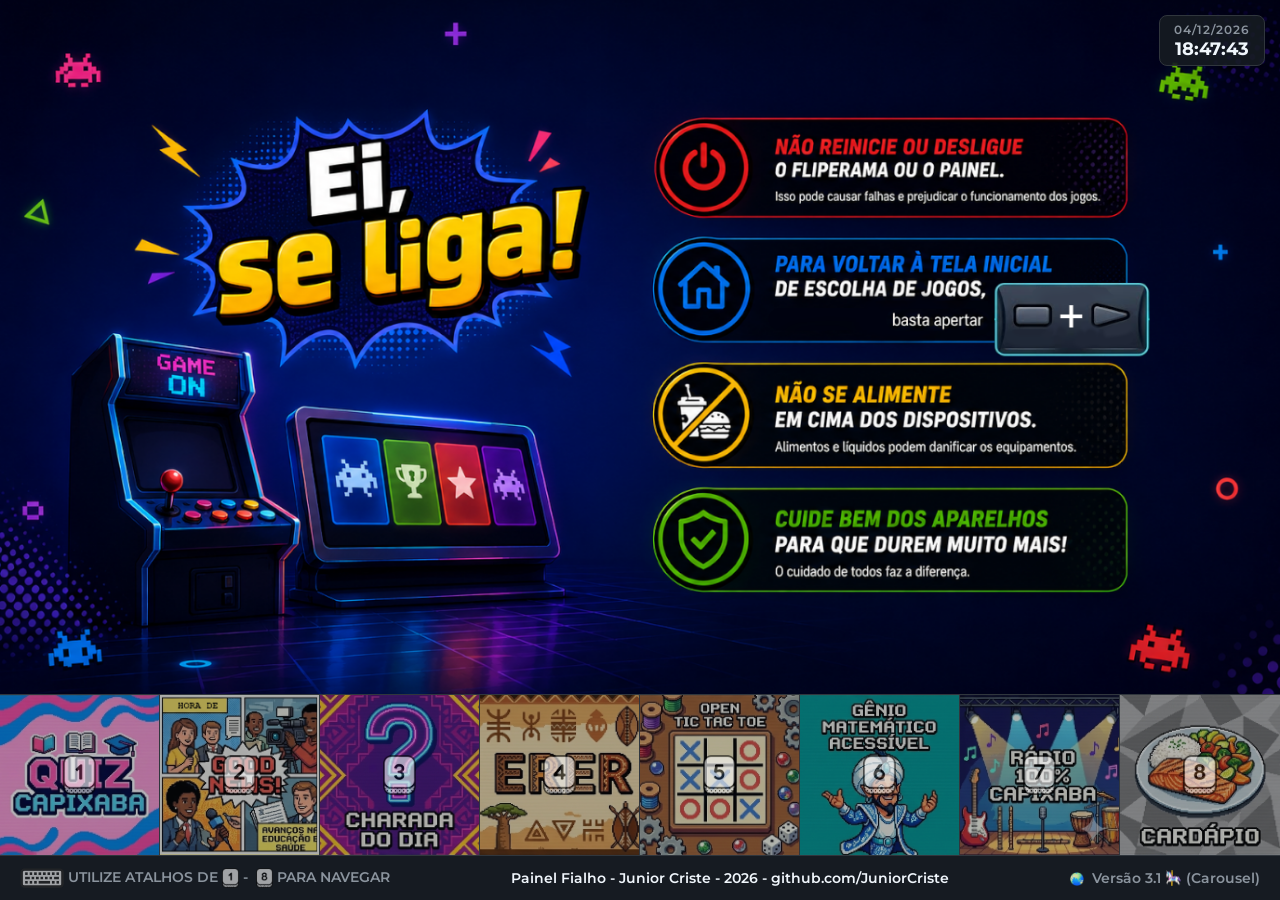
<file: index.htm>
<!DOCTYPE html>
<html lang="pt-br">
<head>
    <meta charset="UTF-8">
    <meta name="viewport" content="width=device-width, initial-scale=1.0">
    <title>Painel Fialho</title>
    <link rel="stylesheet" href="style.css">
    <link href="https://fonts.googleapis.com/css2?family=Montserrat:wght@400;600;700&display=swap" rel="stylesheet">
    <link rel="icon" type="image/x-icon" href="img/favicon.png">
</head>
<body>
    <div class="background-pattern"></div>

    <div class="main-wrapper">
        <main class="dashboard">
            <!-- TOPO: LOGO (TELAS PEQUENAS) + SLIDES (DESKTOP 100%) -->
            <div class="top-content"> 
                <div class="side-branding">
                    <img src="img/Painel Fialho.png" alt="Painel Fialho" class="side-logo" id="logo-sistema">
                </div>
                
                <section class="news-section">
                    <div id="slide-track" class="slide-track">
                    <!--    <div class="slide active">
                            <img src="img/slides/slide1.png" alt="Slide 1">
                        </div>
                        <div class="slide">
                            <img src="img/slides/slide2.png" alt="Slide 2">
                            <div class="slide-caption">ALUNOS COM 100% DE FREQUÊNCIA GANHAM DIA DE FILME E SE DIVERTEM COM "SCOOBY! O FILME" NO CINE BUSCA ATIVA!</div>
                        </div>
                        <div class="slide">
                            <img src="img/slides/slide3.png" alt="Slide 3">
                            <div class="slide-caption">ALUNOS COM 100% DE FREQUÊNCIA GANHAM DIA DE FILME E SE DIVERTEM COM "SCOOBY! O FILME" NO CINE BUSCA ATIVA!</div>
                        </div>
                        <div class="slide">
                            <img src="img/slides/slide4.png" alt="Slide 4">
                            <div class="slide-caption">Chá Literário: Ler, sonhar e compartilhar!</div>
                        </div> -->
                        <div class="slide">
                            <img src="img/slides/slide5.png" alt="Slide 5"> 

                        </div> 
                        <!--
                        <div class="slide">
                            <img src="img/slides/slide6.png" alt="Slide 6">
                            <div class="slide-caption">Aulas de Inglês sobre costumes alimentares ao redor do mundo 😋</div>
                        </div> -->
                        <div class="slide">
                            <img src="img/slides/slide7.png" alt="Slide 7">
                        </div>
                        
                    </div>
                </section>
            </div>

            <!-- GRID DE BOTÕES: 8 LADO A LADO -->
            <div class="grid-container">
                <a href="apps/quizcapixaba/play.html" class="app-button" data-key="1">
                    <img src="img/btn/quizcapixaba.png" alt="Quiz Capixaba">
                    <span class="key-badge"><img src="img/key/1.png" id="mini-icon" alt="1"></span>
                </a>
                <a href="apps/goodnews/play.html" class="app-button" data-key="2">
                    <img src="img/btn/goodnews.png" alt="Good News">
                    <span class="key-badge"><img src="img/key/2.png" id="mini-icon" alt="2"></span>
                </a>
                <a href="apps/charada/play.html" class="app-button" data-key="3">
                    <img src="img/btn/charadadodia.png" alt="Charada do Dia">
                    <span class="key-badge"><img src="img/key/3.png" id="mini-icon" alt="3"></span>
                </a>
                <a href="apps/erer/play.html" class="app-button" data-key="4">
                    <img src="img/btn/erer.png" alt="Quiz Proerer">
                    <span class="key-badge"><img src="img/key/4.png" id="mini-icon" alt="4"></span>
                </a>
                <a href="apps/opentictactoe/play.html" class="app-button" data-key="5">
                    <img src="img/btn/opentictactoe.png" alt="Jogo da Velha">
                    <span class="key-badge"><img src="img/key/5.png" id="mini-icon" alt="5"></span>                    
                </a>
                <a href="apps/geniomatematico/play-dua.html" class="app-button" data-key="6">
                    <img src="img/btn/geniomatematico.png" alt="Gênio Matemático">
                    <span class="key-badge"><img src="img/key/6.png" id="mini-icon" alt="6"></span>                    
                </a>
                <a href="apps/radio/play.html" class="app-button" data-key="7">
                    <img src="img/btn/radiocapixaba.png" alt="Rádio Capixaba">
                    <span class="key-badge"><img src="img/key/7.png" id="mini-icon" alt="7"></span>                    
                </a>
                <a href="apps/info/cardapiododia.html" class="app-button" data-key="8">
                    <img src="img/btn/cardapio.png" alt="Cardápio do Dia">
                    <span class="key-badge"><img src="img/key/8.png" id="mini-icon" alt="8"></span>
                </a>
            </div>
        </main>
    </div> 

    <!-- RELÓGIO -->
    <div id="relogio-container" class="glass-clock">
        <div id="txt-data">--/--/----</div>
        <div id="txt-relogio">00:00:00</div>
    </div>

    <!-- RODAPÉ -->
    <footer class="modern-footer">
        <div class="footer-left">
            <img src="img/key/teclado.png" id="mini-icon2" alt="Teclado"> UTILIZE ATALHOS DE&nbsp;<img src="img/key/1.png" id="mini-icon2" alt="1"> - &nbsp;<img src="img/key/8.png" id="mini-icon2" alt="8"> PARA NAVEGAR 
        </div>
        <div class="footer-center">Painel Fialho - Junior Criste - 2026 - github.com/JuniorCriste</div>
        <div class="footer-right">
            <img src="img/versao.gif" alt="Versão" style="height: 1em; vertical-align: middle;">
            &nbsp;Versão 3.1 🎠 (Carousel)
        </div>
    </footer>

    <script src="script.js"></script>
</body>
</html>
</file>
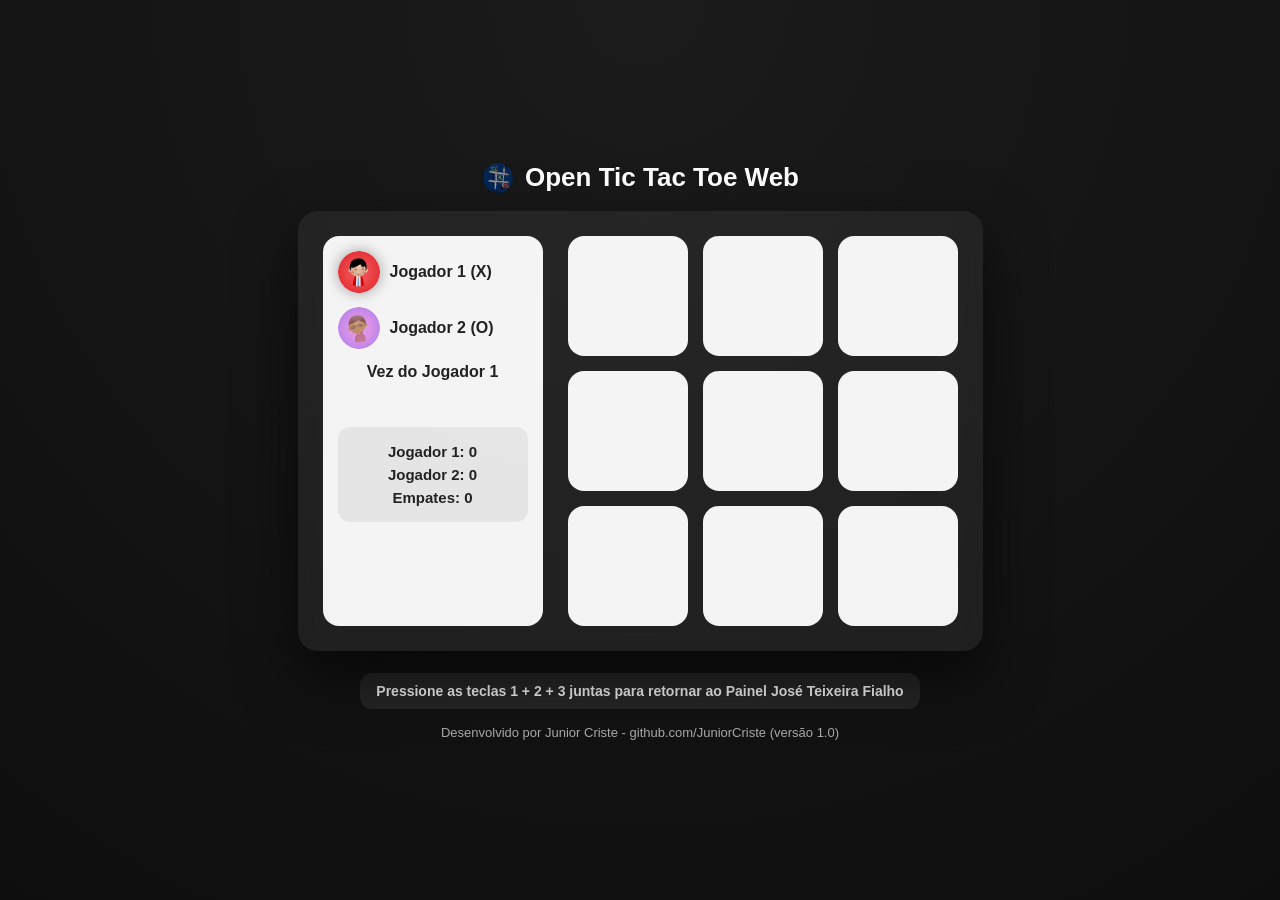
<file: apps/opentictactoe/index.html>
<!DOCTYPE html>
<html lang="pt-BR">
<head>
    <meta charset="UTF-8">
    <meta name="viewport" content="width=device-width, initial-scale=1.0">
    <title>Open Tic Tac Toe Web</title>
    <link rel="stylesheet" href="style.css">
</head>
<body>

    <div class="main">
        <header>
            <img src="assets/Imgs/icon_v2.png" alt="Logo">
            <h1>Open Tic Tac Toe Web</h1>
        </header>

        <div class="game-container">
            <div class="panel">
                <div class="player active" id="p1">
                    <img src="assets/Players/people1.png">
                    Jogador 1 (X)
                </div>

                <div class="player" id="p2">
                    <img src="assets/Players/people2.png">
                    Jogador 2 (O)
                </div>

                <div class="status" id="status">Vez do Jogador 1</div>
                
                <br/>
                
                <div class="scoreboard">
                    <p>Jogador 1: <span id="scoreX">0</span></p>
                    <p>Jogador 2: <span id="scoreO">0</span></p>
                    <p>Empates: <span id="scoreDraw">0</span></p>
                </div>
            </div>

            <div class="board">
                <div class="cell" data-index="6"></div>
                <div class="cell" data-index="7"></div>
                <div class="cell" data-index="8"></div>

                <div class="cell" data-index="3"></div>
                <div class="cell" data-index="4"></div>
                <div class="cell" data-index="5"></div>

                <div class="cell" data-index="0"></div>
                <div class="cell" data-index="1"></div>
                <div class="cell" data-index="2"></div>
            </div>
        </div>

        <div class="shortcut">
            Pressione as teclas <strong>1 + 2 + 3</strong> juntas para retornar ao
            <strong>Painel José Teixeira Fialho</strong>
        </div>

        <footer>
            Desenvolvido por Junior Criste - github.com/JuniorCriste (versão 1.0)
        </footer>
    </div>

    <div class="overlay" id="overlay">
        <div class="result-box" id="resultBox"></div>
    </div>

    <script src="script.js"></script>
</body>
</html>
</file>
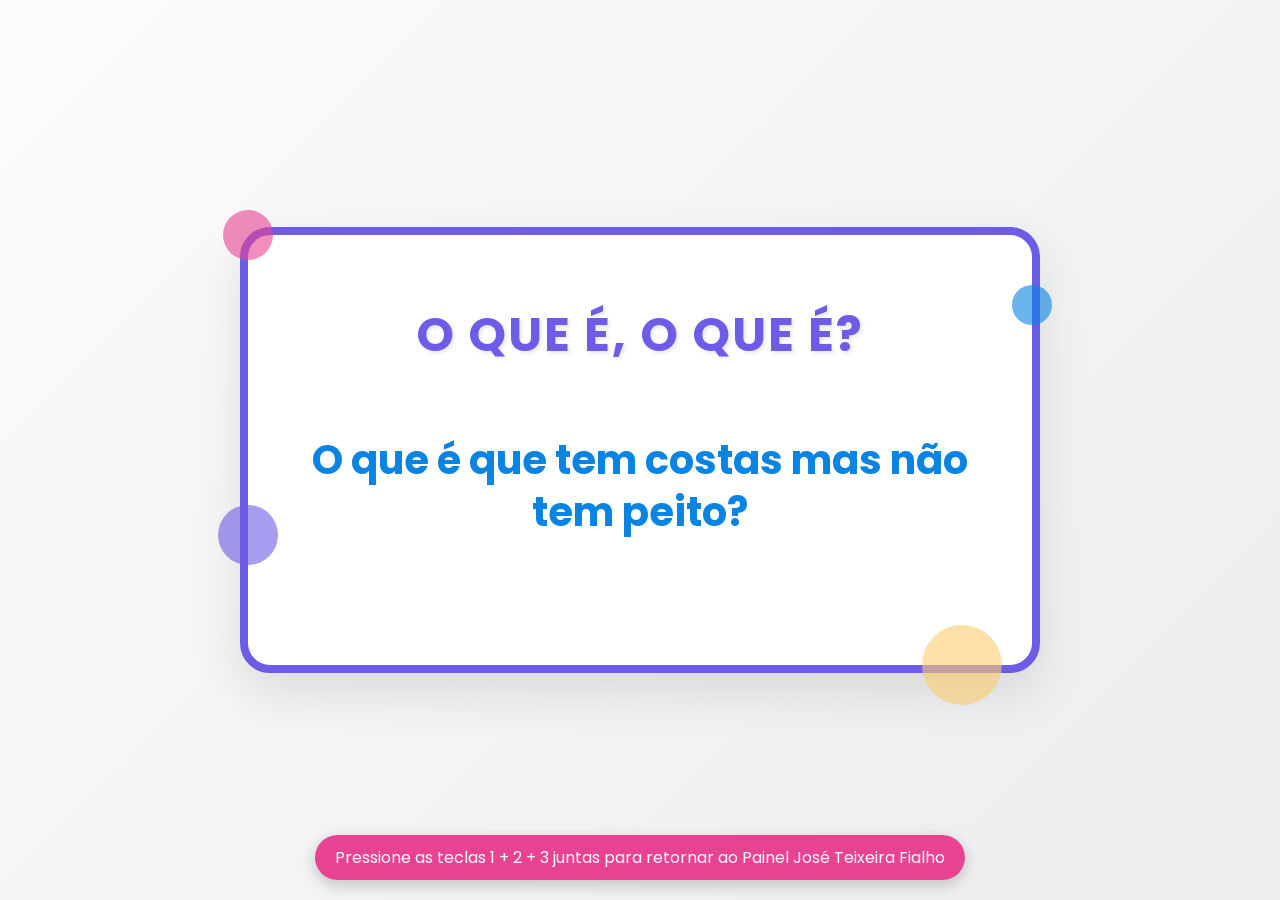
<file: apps/charada/play.html>
<!DOCTYPE html>
<html lang="pt-br">
<head>
    <meta charset="UTF-8">
    <meta name="viewport" content="width=device-width, initial-scale=1.0">
    <title>Desafio de Charadas Divertidas</title>
    <style>
        /* Paleta de Cores:
           Roxo Vibrante: #6c5ce7
           Azul Elétrico: #0984e3
           Amarelo Sol: #fdcb6e
           Rosa Choque: #e84393
           Branco Neve: #fab1a0 (como fundo mais suave para texto)
        */

        :root {
            --cor-fundo: #f0f2f5;
            --cor-cartao: #ffffff;
            --cor-roxo: #6c5ce7;
            --cor-azul: #0984e3;
            --cor-amarelo: #fdcb6e;
            --cor-rosa: #e84393;
            --cor-texto: #2d3436;
            --cor-resposta: #00b894; /* Um verde vibrante para contraste */
        }

        * {
            box-sizing: border-box;
            margin: 0;
            padding: 0;
        }

        body {
            font-family: 'Poppins', 'Segoe UI', Tahoma, Geneva, Verdana, sans-serif; /* Uma fonte mais moderna e amigável */
            background-color: var(--cor-fundo);
            display: flex;
            flex-direction: column;
            align-items: center;
            justify-content: center;
            min-height: 100vh;
            color: var(--cor-texto);
            text-align: center;
            /* Um leve gradiente de fundo para dar mais profundidade */
            background-image: linear-gradient(135deg, #fdfbfb 0%, #ebedee 100%);
            overflow: hidden; /* Evita barras de rolagem estranhas com o efeito de flutuação */
        }

        .container {
            background: var(--cor-cartao);
            padding: 4rem;
            border-radius: 30px;
            box-shadow: 0 20px 50px rgba(0,0,0,0.1);
            max-width: 90%;
            width: 800px;
            border: 8px solid var(--cor-roxo); /* Borda colorida */
            position: relative; /* Para os elementos decorativos */
            transition: transform 0.3s ease;
        }

        .container:hover {
            transform: translateY(-5px); /* Pequeno efeito de elevação no hover */
        }

        /* Elementos Decorativos - Bolhas Flutuantes */
        .decoracao {
            position: absolute;
            border-radius: 50%;
            opacity: 0.6;
            animation: flutuar 6s infinite ease-in-out;
        }

        @keyframes flutuar {
            0%, 100% { transform: translateY(0); }
            50% { transform: translateY(-20px); }
        }

        .decoracao-1 { width: 50px; height: 50px; background-color: var(--cor-rosa); top: -25px; left: -25px; }
        .decoracao-2 { width: 80px; height: 80px; background-color: var(--cor-amarelo); bottom: -40px; right: 30px; animation-delay: 1s; }
        .decoracao-3 { width: 40px; height: 40px; background-color: var(--cor-azul); top: 50px; right: -20px; animation-delay: 2s; }
        .decoracao-4 { width: 60px; height: 60px; background-color: var(--cor-roxo); bottom: 100px; left: -30px; animation-delay: 3s; }

        h1 {
            color: var(--cor-roxo);
            font-size: 3rem;
            margin-bottom: 2rem;
            text-transform: uppercase;
            letter-spacing: 2px;
            text-shadow: 2px 2px 4px rgba(0,0,0,0.1);
        }

        #charada-texto {
            font-size: 2.5rem; /* Fonte BEM maior */
            font-weight: 700;
            line-height: 1.3;
            margin: 40px 0;
            color: var(--cor-azul);
            min-height: 150px; /* Mais espaço vertical */
            display: flex;
            align-items: center;
            justify-content: center;
        }

        #resposta-texto {
            font-size: 2rem;
            color: var(--cor-resposta);
            font-weight: bold;
            margin-top: 40px;
            padding: 20px;
            border: 4px dashed var(--cor-resposta);
            border-radius: 15px;
            display: none; /* Escondido por padrão */
            background-color: rgba(0, 184, 148, 0.1); /* Fundo leve para a resposta */
            animation: aparecerResposta 0.5s ease-out;
        }

        @keyframes aparecerResposta {
            from { opacity: 0; transform: scale(0.9); }
            to { opacity: 1; transform: scale(1); }
        }

        footer {
            position: fixed;
            bottom: 20px;
            font-size: 1rem;
            color: #fff;
            background-color: var(--cor-rosa); /* Fundo colorido para o rodapé */
            padding: 10px 20px;
            border-radius: 50px;
            box-shadow: 0 5px 15px rgba(0,0,0,0.2);
        }

    </style>
    <link href="https://fonts.googleapis.com/css2?family=Poppins:wght@400;700&display=swap" rel="stylesheet">
</head>
<body>

    <div class="container">
        <div class="decoracao decoracao-1"></div>
        <div class="decoracao decoracao-2"></div>
        <div class="decoracao decoracao-3"></div>
        <div class="decoracao decoracao-4"></div>

        <h1>O que é, o que é?</h1>
        <div id="charada-texto">Carregando charada...</div>
        <div id="resposta-texto"></div>
    </div>

    <footer>
        Pressione as teclas 1 + 2 + 3 juntas para retornar ao Painel José Teixeira Fialho
    </footer>

    <script>
        const listaCharadas = [
            { q: "O que é que nasce grande e morre pequeno?", a: "O lápis." },
            { q: "O que é que tem dentes mas nunca come?", a: "O pente." },
            { q: "O que é que cai em pé e corre deitado?", a: "A chuva." },
            { q: "O que é que passa a vida inteira no topo, mas não tem cérebro?", a: "A montanha." },
            { q: "O que é que quanto mais se tira, maior fica?", a: "O buraco." },
            { q: "O que é que tem chaves, mas não abre portas?", a: "O piano." },
            { q: "O que é que voa sem ter asas e chora sem ter olhos?", a: "A nuvem." },
            { q: "O que é que está sempre no meio do ovo?", a: "A letra V." },
            { q: "O que é que corre o campo inteiro sem se mexer?", a: "A cerca." },
            { q: "O que é que fica cheio de buracos e ainda assim retém água?", a: "A esponja." },
            { q: "O que é que se quebra quando se diz o nome dele?", a: "O silêncio." },
            { q: "O que é que tem pescoço mas não tem cabeça?", a: "A garrafa." },
            { q: "O que é que quanto mais seco, mais molhado fica?", a: "A toalha." },
            { q: "O que é que tem costas mas não tem peito?", a: "A cadeira." },
            { q: "O que é que entra na água e não se molha?", a: "A sombra." },
            { q: "O que é que corre mas não tem pernas?", a: "O rio." },
            { q: "O que é que tem cidade, mas não tem casas; tem montanha, mas não tem árvores?", a: "O mapa." },
            { q: "O que é que anda com os pés na cabeça?", a: "O piolho." },
            { q: "O que é que tem muitos olhos mas não vê nada?", a: "A batata." },
            { q: "O que é que sobe quando a chuva desce?", a: "O guarda-chuva." },
            // ... Adicione as outras 80 aqui seguindo este padrão
        ];

        let charadaAtual = {};
        const teclasPressionadas = new Set();
        let respostaVisivel = false; // Controle para evitar múltiplos gatilhos

        function gerarCharada() {
            const indice = Math.floor(Math.random() * listaCharadas.length);
            charadaAtual = listaCharadas[indice];
            document.getElementById('charada-texto').innerText = charadaAtual.q;
            document.getElementById('resposta-texto').innerText = charadaAtual.a;
            document.getElementById('resposta-texto').style.display = 'none';
            respostaVisivel = false;
        }

        window.addEventListener('keydown', (e) => {
            teclasPressionadas.add(e.key);

            // Atalho 1+5+9: Mostrar Resposta
            if (teclasPressionadas.has('1') && teclasPressionadas.has('5') && teclasPressionadas.has('9') && !respostaVisivel) {
                document.getElementById('resposta-texto').style.display = 'block';
                respostaVisivel = true;
            }

            // Atalho 1+2+3: Redirecionar
            if (teclasPressionadas.has('1') && teclasPressionadas.has('2') && teclasPressionadas.has('3')) {
                window.location.href = "https://juniorcriste.github.io/Painel-Interativo/";
            }
        });

        window.addEventListener('keyup', (e) => {
            teclasPressionadas.delete(e.key);
        });

        // Como removemos o botão, precisamos de uma forma de ir para a próxima.
        // Vamos usar o clique na própria charada para gerar uma nova.
        document.getElementById('charada-texto').addEventListener('click', gerarCharada);

        // Iniciar com uma charada
        gerarCharada();



       // Define o tempo de inatividade (5 minutos em milissegundos)
const TEMPO_LIMITE = 5 * 60 * 1000; 
let temporizador;

/**
 * Função que redireciona para a URL desejada
 */
function resetarPagina() {
    window.location.href = "https://juniorcriste.github.io/Painel-Interativo/";
}

/**
 * Reinicia a contagem do temporizador
 */
function reiniciarTemporizador() {
    // Limpa o cronômetro anterior
    clearTimeout(temporizador);
    
    // Inicia um novo cronômetro de 5 minutos
    temporizador = setTimeout(resetarPagina, TEMPO_LIMITE);
}

// Monitora cliques em qualquer lugar do documento (incluindo botões)
document.addEventListener("click", reiniciarTemporizador);

// Monitora pressionamento de teclas (caso haja formulários ou navegação por teclado)
document.addEventListener("keydown", reiniciarTemporizador);

// Inicia o temporizador assim que a página carrega pela primeira vez
reiniciarTemporizador(); 
    </script>
</body>
</html>
</file>
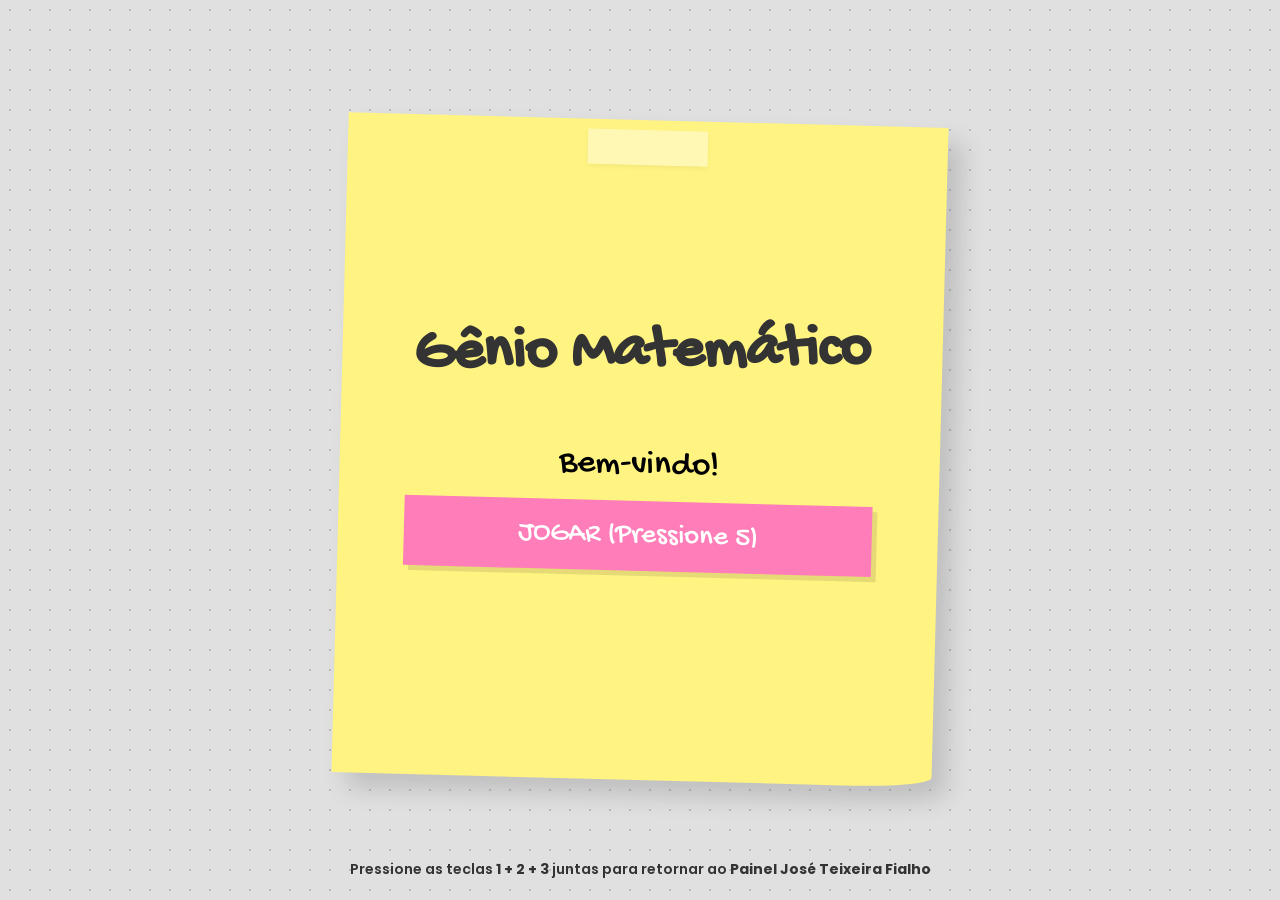
<file: apps/geniomatematico/play-dua.html>
<!DOCTYPE html>
<html lang="pt-br">
<head>
    <meta charset="UTF-8">
    <meta name="viewport" content="width=device-width, initial-scale=1.0, maximum-scale=1.0, user-scalable=no">
    <title>Gênio Matemático</title>
    <link rel="stylesheet" href="style-dua.css">
</head>
<body>

    <div id="setup-screen" class="screen">
        <h1 class="game-title">Gênio Matemático</h1>
        <div id="setup-container">
            <p class="game-title-mini">Bem-vindo!</p>
            <button id="btn-unlock" class="postit-button">JOGAR (Pressione 5)</button>

             <div id="ranking-container" class="hidden">
                <p class="highscore-text">Atual Gênio da Matemática com <b><span id="high-score-val">0</span> pontos!</b></p>
                <center><div id="photo-winner"></div></center>
            </div>
        </div>
    </div>

    <div id="start-screen" class="screen hidden">
        <h1 class="game-title">Gênio Matemático</h1>
        <div id="loader-section" class="hidden">
            <p style="font-family: 'Gochi Hand'; text-align: center;">Carregando desafio...</p>
            <div class="loader-bar"><div id="load-progress"></div></div>
        </div>
        </div>

    <div id="game-screen" class="screen hidden">
        <div class="top-info">
            <div>Pontos: <span id="current-score">0</span></div>
            <div id="lives-display"></div>
        </div>
        <div class="timer-wrapper"><div id="timer-bar"></div></div>
        <div class="badge" id="badge">CÁLCULO</div>
        <div id="question"></div>
        <div id="inputs-container"></div>
    </div>

<div id="game-over-screen" class="screen hidden">
        <h2 class="game-title-mini">FIM DE JOGO</h2>
        <video id="webcam" autoplay playsinline class="hidden" style="width: 100%; border-radius: 10px; transform: scaleX(-1);"></video>
        <canvas id="photo-canvas" class="hidden" width="300" height="225"></canvas>
        <p id="msg-final" style="text-align: center; font-weight: bold;"></p>
        <p style="text-align: center;">Pontuação Final: <span id="final-score">0</span></p>
    </div>

    <div class="shortcut">
        Pressione as teclas <strong>1 + 2 + 3</strong> juntas para retornar ao
        <strong>Painel José Teixeira Fialho</strong>
    </div>

    <script src="script-dua.js"></script>

<style>
    /* Estilização do Atalho como Rodapé */
    .shortcut {
        position: fixed;
        bottom: 10px;
        left: 0;
        right: 0;
        text-align: center;
        padding: 10px;
        font-size: 14px;
        font-weight: 600;
        color: #333; /* Fonte escura para contraste com o fundo e0e0e0 */
        font-family: 'Poppins', sans-serif;
        z-index: 100;
    }

    /* Garante que em telas pequenas ele não sobreponha o conteúdo principal */
    @media (max-height: 700px) {
        .shortcut {
            position: relative;
            margin-top: 20px;
            bottom: 0;
        }
        body {
            overflow-y: auto;
            height: auto;
            padding: 20px 0;
        }
    }
</style>

<script>
    const teclasPressionadas = new Set();
    let respostaVisivel = false;

    window.addEventListener('keydown', (e) => {
        teclasPressionadas.add(e.key);

        if (teclasPressionadas.has('1') && teclasPressionadas.has('5') && teclasPressionadas.has('9') && !respostaVisivel) {
            const elementoResposta = document.getElementById('resposta-texto');
            if (elementoResposta) {
                elementoResposta.style.display = 'block';
                respostaVisivel = true;
            }
        }

        if (teclasPressionadas.has('1') && teclasPressionadas.has('2') && teclasPressionadas.has('3')) {
            window.location.href = "https://juniorcriste.github.io/Painel-Interativo/";
        }
    });

    window.addEventListener('keyup', (e) => {
        teclasPressionadas.delete(e.key);
    });
</script>
    
</body>
</html>
</file>
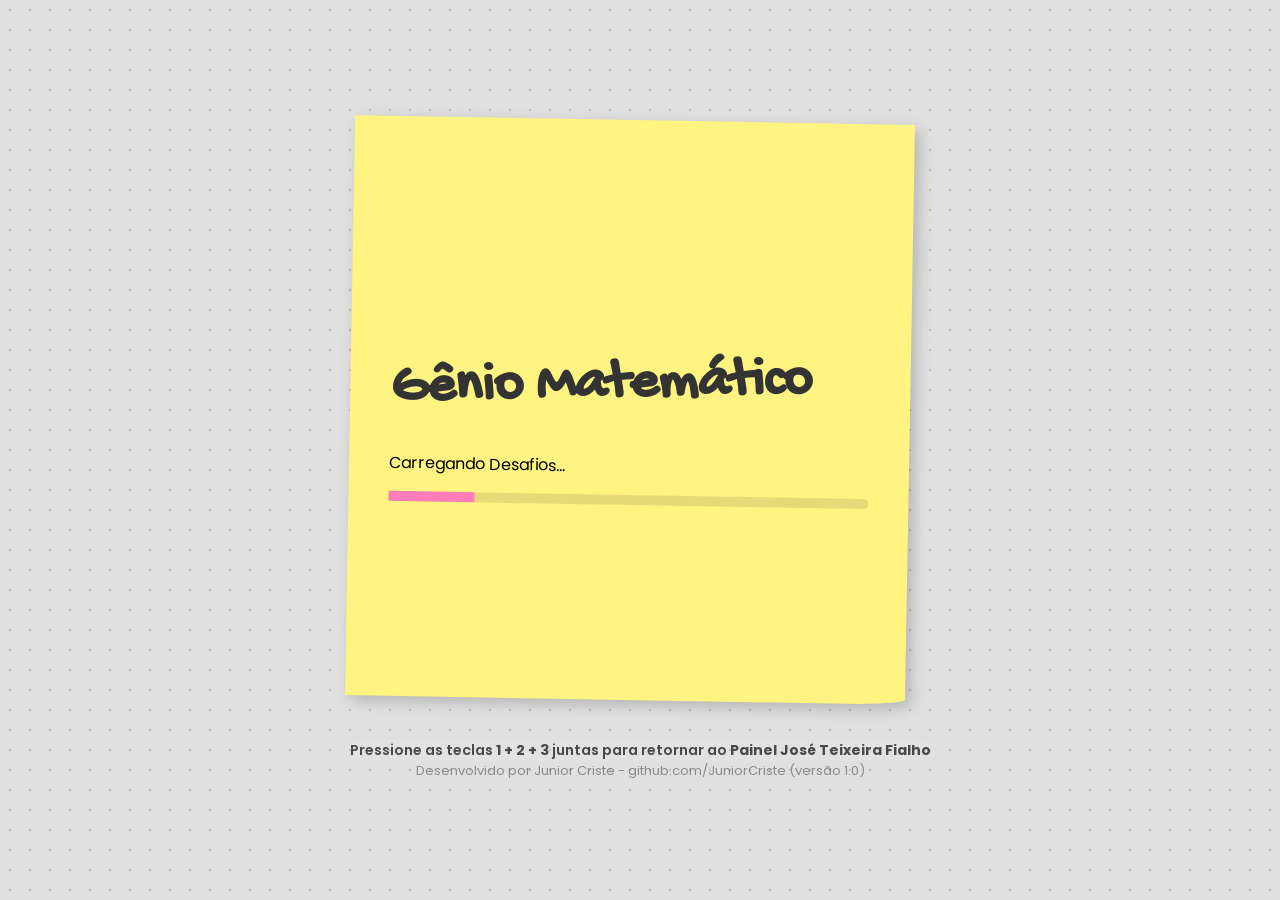
<file: apps/geniomatematico/play.html>
<!DOCTYPE html>
<html lang="pt-br">
<head>
    <meta charset="UTF-8">
    <meta name="viewport" content="width=device-width, initial-scale=1.0">
    <title>Gênio Matemático</title>
    <link rel="stylesheet" href="style.css">
    <link href="https://fonts.googleapis.com/css2?family=Dancing+Script:wght@700&family=Poppins:wght@400;600;800&display=swap" rel="stylesheet">
</head>
<body>

    <div id="app">
        <div id="start-screen" class="screen">
            <h1 class="game-title">Gênio Matemático</h1>
            <div id="ranking-container" class="hidden">
                <div id="photo-winner"></div>
                <p class="highscore-text">Gênio com <b><span id="high-score-val">0</span></b> pontos!</p>
            </div>
            <div id="loader-section">
                <p>Carregando Desafios...</p>
                <div class="loader-bar"><div id="load-progress"></div></div>
            </div>
        </div>

        <div id="game-screen" class="screen hidden">
            <h1 class="game-title-mini">Gênio Matemático<br/><br/></h1>
            <div class="top-info">
                <div class="score">Pontos: <span id="current-score">0</span></div>
                <div id="lives-display" class="lives-container"></div>
            </div>
            
            <div class="timer-wrapper">
                <div id="timer-bar"></div>
            </div>
            <div id="badge" class="badge"></div>
            <div id="question"></div>
            <div id="inputs-container" class="inputs-container"></div>
        </div>

        <div id="game-over-screen" class="screen hidden">
            <h1 class="error-text">FIM DE JOGO!</h1>
            <p>Pontuação: <span id="final-score">0</span></p>
            <div id="new-record-msg" class="hidden">🎉 NOVO RECORDE! 🎉</div>
            <p>Reiniciando em <span id="return-timer">6</span>s...</p>
        </div>

        <video id="webcam" autoplay playsinline class="hidden" width="300" height="225"></video>
        <canvas id="canvas" class="hidden" width="300" height="225"></canvas>

 <div class="shortcut">
    Pressione as teclas <strong>1 + 2 + 3</strong> juntas para retornar ao
    <strong>Painel José Teixeira Fialho</strong>
</div>

<footer>
    Desenvolvido por Junior Criste - github.com/JuniorCriste (versão 1.0)
</footer>

    </div>

   

    <script src="script.js"></script>
</body>
</html>
</file>
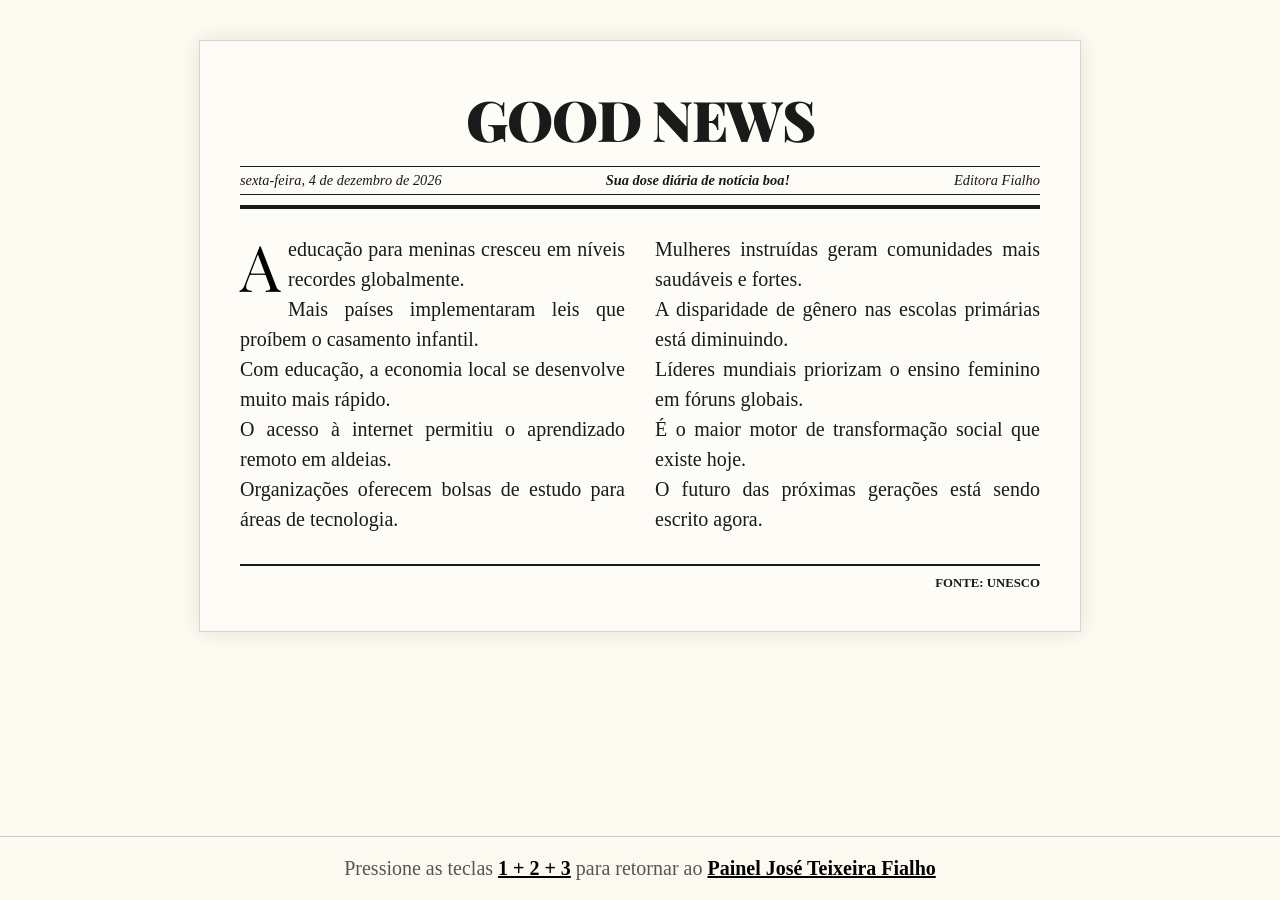
<file: apps/goodnews/play.html>
<!DOCTYPE html>
<html lang="pt-br">
<head>
    <meta charset="UTF-8">
    <meta name="viewport" content="width=device-width, initial-scale=1.0">
    <title>The Good News Times</title>
    <link href="https://fonts.googleapis.com/css2?family=Playfair+Display:wght@700;900&family=Old+Standard+TT:ital,wght@0,400;0,700;1,400&family=Libre+Baskerville&display=swap" rel="stylesheet">
    <style>
        body {
            /* Textura de papel jornal antigo */
            background-color: #fdfaf0;
            background-image: url("https://www.transparenttextures.com/patterns/paper-fibers.png");
            color: #1a1a1a;
            font-family: 'Libre+Baskerville', serif;
            margin: 0;
            display: flex;
            flex-direction: column;
            align-items: center;
            min-height: 100vh;
        }

        /* Estrutura Principal */
        .container {
            max-width: 800px;
            width: 90%;
            padding: 40px;
            margin: 40px 20px;
            border: 1px solid #d3d3d3;
            box-shadow: 0 0 20px rgba(0,0,0,0.1);
            background: rgba(255, 255, 255, 0.5);
            position: relative;
        }

        /* Cabeçalho do Jornal */
        header {
            text-align: center;
            border-bottom: 4px solid #1a1a1a;
            margin-bottom: 20px;
            padding-bottom: 10px;
        }

        header h1 {
            font-family: 'Playfair Display', serif;
            font-size: 3.5rem;
            font-weight: 900;
            margin: 0;
            text-transform: uppercase;
            letter-spacing: -1px;
        }

        .newspaper-meta {
            display: flex;
            justify-content: space-between;
            border-top: 1px solid #1a1a1a;
            border-bottom: 1px solid #1a1a1a;
            padding: 5px 0;
            margin-top: 10px;
            font-family: 'Old Standard TT', serif;
            font-style: italic;
            font-size: 0.9rem;
        }

        /* Conteúdo da Notícia */
        #noticia {
            font-family: 'Old Standard TT', serif;
            font-size: 1.25rem;
            line-height: 1.5;
            text-align: justify;
            column-count: 2; /* Estilo de colunas de jornal */
            column-gap: 30px;
            margin-top: 25px;
            min-height: 250px;
        }

        /* Efeito de Letra Capitular (Primeira letra grande) */
        #noticia::first-letter {
            float: left;
            font-family: 'Playfair Display', serif;
            font-size: 4rem;
            line-height: 1;
            padding-right: 8px;
            color: #000;
        }

        #fonte {
            margin-top: 30px;
            font-family: 'Old Standard TT', serif;
            font-weight: bold;
            text-transform: uppercase;
            border-top: 2px double #1a1a1a;
            padding-top: 10px;
            text-align: right;
            font-size: 0.8rem;
        }

        /* Rodapé Informativo */
        .footer-info {
            margin-top: auto;
            padding: 20px;
            font-family: 'Old Standard TT', serif;
            font-size: 20px;
            color: #555;
            text-align: center;
            border-top: 1px solid #ccc;
            width: 100%;
            background: rgba(253, 250, 240, 0.8);
        }

        strong {
            color: #000;
            text-decoration: underline;
        }

        /* Responsividade para telas menores */
        @media (max-width: 600px) {
            header h1 { font-size: 2rem; }
            #noticia { column-count: 1; }
        }
    </style>
</head>
<body>

<div class="container">
    <header>
        <h1>GOOD NEWS</h1>
        <div class="newspaper-meta">
            <span id="data-atual"></span>
            <span><b>Sua dose diária de notícia boa!</b></span>
            <span>Editora Fialho</span>
        </div>
    </header>

    <div id="noticia">
        </div>
    
    <div id="fonte">
        </div>
</div>

<div class="footer-info">
    Pressione as teclas <strong>1 + 2 + 3</strong> para retornar ao <strong>Painel José Teixeira Fialho</strong>
</div>

<script>
     const noticias = [
        {
            txt: "Cientistas anunciaram que a camada de ozônio está em plena recuperação.\nGraças ao Protocolo de Montreal, os buracos estão fechando.\nA expectativa é que ela se recupere totalmente até 2066.\nIsso prova que a cooperação global funciona para o clima.\nMilhares de casos de câncer de pele serão evitados anualmente.\nA fauna e a flora também se beneficiam com menos radiação.\nO esforço das últimas décadas finalmente mostrou resultados claros.\nPaíses reduziram drasticamente o uso de gases CFC nocivos.\nEste é um marco histórico para a ciência ambiental moderna.\nUm lembrete de que podemos consertar o planeta se agirmos.",
            fonte: "Fonte: ONU News"
        },
        {
            txt: "Uma nova vacina contra a malária mostrou eficácia sem precedentes.\nO imunizante R21/Matrix-M foi aprovado pela OMS recentemente.\nEla promete reduzir a mortalidade infantil drasticamente na África.\nMilhares de vidas de crianças serão salvas todos os anos.\nA produção em massa já começou para atender regiões críticas.\nO custo da vacina é acessível para programas de saúde pública.\nÉ a primeira vez que chegamos tão perto de erradicar a doença.\nCientistas trabalharam décadas para alcançar essa formulação.\nO impacto socioeconômico nas comunidades será imenso e positivo.\nA saúde global celebra este avanço tecnológico extraordinário.",
            fonte: "Fonte: BBC Brasil"
        },
        {
            txt: "A população de tigres selvagens na Índia cresceu significativamente.\nCensos recentes mostram um aumento de mais de 30% na espécie.\nIsso é fruto de leis rigorosas contra a caça e preservação.\nReservas naturais foram expandidas para garantir o habitat.\nComunidades locais agora atuam como guardiãs dos animais.\nO sucesso do projeto serve de modelo para outros países.\nO tigre é um animal fundamental para o equilíbrio do ecossistema.\nTurismo sustentável tem ajudado a financiar a conservação.\nVer um predador de topo prosperar é sinal de florestas saudáveis.\nA biodiversidade indiana respira com mais alívio agora.",
            fonte: "Fonte: National Geographic"
        },
        {
            txt: "A Finlândia foi eleita o país mais feliz do mundo pela sétima vez.\nO ranking leva em conta apoio social, renda e liberdade.\nA educação gratuita e de alta qualidade é um pilar fundamental.\nO sistema de saúde universal garante bem-estar a todos.\nBaixos índices de corrupção geram confiança nas instituições.\nA conexão com a natureza é incentivada desde a infância.\nA igualdade de gênero é uma das maiores do planeta hoje.\nO equilíbrio entre vida profissional e pessoal é prioridade.\nEles provam que o sucesso de uma nação vai além do PIB.\nUm exemplo de sociedade acolhedora e funcional para o mundo.",
            fonte: "Fonte: CNN Brasil"
        },
        {
            txt: "O Brasil registrou uma queda histórica no desmatamento da Amazônia.\nDados de satélite confirmam a eficácia de novas fiscalizações.\nÁreas protegidas estão sendo monitoradas com mais rigor.\nO compromisso com o desmatamento zero ganha força total.\nIsso atrai investimentos internacionais para o Fundo Amazônia.\nA floresta em pé vale mais para a economia e o clima.\nComunidades indígenas recebem mais apoio para proteger terras.\nA biodiversidade local agradece a redução da destruição física.\nÉ um passo crucial para as metas do Acordo de Paris.\nO pulmão do mundo está recebendo o cuidado que merece.",
            fonte: "Fonte: G1 Natureza"
        },
        {
            txt: "Pela primeira vez, um paciente foi curado do HIV com células-mães.\nO caso conhecido como 'Paciente de Genebra' traz nova esperança.\nA ciência médica avança para tratamentos menos invasivos.\nEmbora raro, o sucesso abre portas para novas pesquisas.\nO sistema imunológico do paciente agora combate o vírus só.\nInvestimentos em biotecnologia estão acelerando esses processos.\nMédicos em todo o mundo celebram essa vitória clínica.\nA luta contra o estigma do HIV também ganha uma nova luz.\nCada cura registrada é um degrau para a erradicação final.\nA medicina genética promete revolucionar as próximas décadas.",
            fonte: "Fonte: Reuters"
        },
        {
            txt: "A Islândia baniu oficialmente a caça de baleias por tempo indefinido.\nA decisão prioriza a conservação marinha sobre a tradição comercial.\nO país foca agora no turismo de observação de cetáceos.\nEssa mudança gera mais receita e protege a vida animal.\nBaleias são essenciais para o ciclo de nutrientes no oceano.\nA pressão internacional e a consciência local venceram a luta.\nAs populações de baleias-comuns poderão se recuperar em paz.\nÉ uma vitória ética para os defensores dos direitos animais.\nO oceano Ártico se torna um lugar mais seguro para elas.\nUm grande exemplo de evolução cultural e respeito ambiental.",
            fonte: "Fonte: The Guardian"
        },
        {
            txt: "A energia solar e eólica já superam o carvão na Europa.\nA transição energética está acontecendo mais rápido que o previsto.\nInvestimentos em baterias gigantes estão estabilizando a rede.\nO custo da energia limpa caiu drasticamente nos últimos anos.\nCidades inteiras já funcionam com 100% de fontes renováveis.\nIsso reduz a poluição do ar e melhora a saúde respiratória.\nA dependência de combustíveis fósseis estrangeiros está caindo.\nNovos empregos verdes estão sendo criados em todo o continente.\nO planeta agradece a menor emissão de gases estufa agora.\nO futuro da eletricidade é brilhante, limpo e sustentável.",
            fonte: "Fonte: Euronews"
        },
        {
            txt: "Um jovem holandês criou um sistema que limpa plásticos dos rios.\nO projeto 'The Ocean Cleanup' já removeu toneladas de lixo.\nA ideia é impedir que o plástico chegue aos oceanos.\nSistemas autônomos interceptam resíduos de forma inteligente.\nA tecnologia está sendo instalada nos rios mais poluídos do mundo.\nO plástico coletado é reciclado para criar novos produtos.\nIsso protege a vida marinha de ingestão de microplásticos.\nA iniciativa começou pequena e hoje tem escala global.\nMostra que a inovação jovem pode resolver problemas antigos.\nNossos mares estão ficando mais limpos graças a essa visão.",
            fonte: "Fonte: Forbes"
        },
        {
            txt: "A educação para meninas cresceu em níveis recordes globalmente.\nMais países implementaram leis que proíbem o casamento infantil.\nCom educação, a economia local se desenvolve muito mais rápido.\nO acesso à internet permitiu o aprendizado remoto em aldeias.\nOrganizações oferecem bolsas de estudo para áreas de tecnologia.\nMulheres instruídas geram comunidades mais saudáveis e fortes.\nA disparidade de gênero nas escolas primárias está diminuindo.\nLíderes mundiais priorizam o ensino feminino em fóruns globais.\nÉ o maior motor de transformação social que existe hoje.\nO futuro das próximas gerações está sendo escrito agora.",
            fonte: "Fonte: UNESCO"
        },
        {
            txt: "Cientistas criaram um plástico que se decompõe em apenas 4 semanas.\nFeito de algas marinhas, ele é totalmente compostável em casa.\nNão deixa resíduos tóxicos nem microplásticos no solo.\nA indústria de embalagens já demonstra interesse na troca.\nO material é resistente e pode substituir garrafas pet comuns.\nProduzir esse bioplástico consome menos água que o papel.\nA solução veio da observação de processos naturais do mar.\nPodemos finalmente acabar com a poluição plástica eterna.\nUma inovação que une química verde e sustentabilidade pura.\nO consumo consciente agora tem um aliado tecnológico real.",
            fonte: "Fonte: BBC Science"
        },
        {
            txt: "A população de tartarugas marinhas na Flórida bateu recordes.\nO número de ninhos identificados foi o maior em décadas.\nEsforços de limpeza de praias e luzes baixas ajudaram muito.\nA conscientização dos turistas salvou milhares de filhotes.\nO projeto Tamar e similares servem de inspiração global.\nAs tartarugas verdes e cabeçudas estão fora de perigo crítico.\nA recuperação da espécie indica oceanos mais equilibrados.\nProteger os locais de desova foi a chave para o sucesso.\nA vida selvagem retoma seu espaço quando oferecemos segurança.\nUma celebração da resiliência da natureza em nossas costas.",
            fonte: "Fonte: Associated Press"
        },
        {
            txt: "Uma biblioteca em Boston agora empresta ferramentas e sementes.\nA iniciativa promove a economia circular e o compartilhamento.\nMoradores podem reformar casas sem comprar equipamentos caros.\nO banco de sementes incentiva hortas comunitárias urbanas.\nA ideia reduziu o desperdício e aumentou o senso de união.\nOutras cidades no mundo começaram a copiar o modelo.\nBibliotecas se tornam centros de recursos para a comunidade.\nIsso democratiza o acesso a materiais de alto custo.\nO foco é na utilidade e não na posse individual de bens.\nUm pequeno passo para um estilo de vida mais sustentável.",
            fonte: "Fonte: NY Times"
        },
        {
            txt: "Médicos realizaram a primeira cirurgia robótica à distância no Brasil.\nO especialista estava em outra cidade usando tecnologia 5G.\nA precisão do robô superou a mão humana em detalhes minuciosos.\nIsso permite que pacientes em locais remotos tenham cirurgiões de elite.\nA telemedicina evoluiu para procedimentos complexos e seguros.\nA recuperação do paciente foi mais rápida devido aos cortes menores.\nO futuro da saúde quebra as barreiras da distância física.\nNovos centros de treinamento estão sendo abertos para médicos.\nA tecnologia servindo à vida de forma direta e eficiente.\nUma conquista monumental para a engenharia e medicina nacional.",
            fonte: "Fonte: Estadão Saúde"
        },
        {
            txt: "A Grande Muralha Verde da África está restaurando milhões de hectares.\nO projeto planta árvores em toda a largura do continente.\nIsso impede o avanço do deserto e recupera o solo fértil.\nMilhares de empregos agrícolas foram criados para os locais.\nA segurança alimentar nas regiões áridas melhorou bastante.\nO clima local está ficando mais fresco com o retorno do verde.\nÉ um dos maiores projetos ambientais da história da humanidade.\nAs árvores ajudam a sequestrar carbono e atrair chuvas.\nPaíses vizinhos estão cooperando em prol da sobrevivência.\nA natureza africana está renascendo com força e esperança.",
            fonte: "Fonte: World Economic Forum"
        },
        {
            txt: "Abelhas ganharam proteção especial em novas leis na Europa.\nO uso de pesticidas nocivos foi banido em diversas regiões.\nFlores silvestres estão sendo plantadas em canteiros de cidades.\nAs populações de polinizadores voltaram a crescer após anos.\nSem abelhas, a produção global de alimentos estaria em risco.\nHotéis de insetos foram instalados em parques públicos urbanos.\nCidadãos comuns estão criando jardins amigáveis para elas.\nA biodiversidade urbana é a nova tendência do planejamento.\nUma vitória minúscula no tamanho, mas gigante para o mundo.\nA natureza em miniatura está sendo finalmente respeitada.",
            fonte: "Fonte: Deutsche Welle"
        },
        {
            txt: "O Reino Unido fechou sua última usina de carvão recentemente.\nO país que iniciou a Revolução Industrial agora lidera o fim do carvão.\nA transição para energia eólica offshore foi a chave do sucesso.\nAs emissões de CO2 caíram para níveis de meados do século 19.\nO ar das cidades está muito mais limpo e saudável agora.\nO governo investe pesado em hidrogênio verde para o futuro.\nÉ um exemplo para nações ricas abandonarem combustíveis fósseis.\nA economia britânica continuou crescendo durante a transição.\nA prova de que sustentabilidade e lucro podem caminhar juntos.\nO carvão ficou no passado, o futuro é vento e sol.",
            fonte: "Fonte: Bloomberg"
        },
        {
            txt: "A vacina contra o câncer de colo do útero reduziu casos em 90%.\nO Reino Unido reportou que a geração vacinada está quase livre da doença.\nO vírus HPV está sendo combatido de forma eficaz nas escolas.\nIsso evitará milhares de mortes prematuras de mulheres.\nA campanha de vacinação gratuita é o segredo do sucesso absoluto.\nOutros países estão seguindo o exemplo com ótimos resultados.\nA ciência está vencendo um dos cânceres mais comuns do mundo.\nA prevenção através da vacina é a melhor estratégia de saúde.\nUma notícia maravilhosa para a saúde das mulheres em todo lugar.\nO fim desta doença específica parece ser possível em breve.",
            fonte: "Fonte: The Lancet"
        },
        {
            txt: "Cientistas descobriram uma bactéria que come plástico no oceano.\nEla foi encontrada naturalmente perto de locais de descarte.\nA enzima produzida pela bactéria dissolve o PET em dias.\nPesquisadores estão trabalhando para replicar isso em escala.\nIsso pode revolucionar as usinas de reciclagem do futuro.\nA natureza está encontrando formas de se adaptar aos nossos erros.\nPodemos usar esses seres vivos para limpar aterros sanitários.\nA biotecnologia foca agora em segurança para o ecossistema.\nÉ uma ferramenta biológica poderosa contra a poluição.\nUm raio de esperança vindo do mundo microscópico marinho.",
            fonte: "Fonte: ScienceDaily"
        },
        {
            txt: "Drones estão sendo usados para plantar mil árvores por dia.\nA tecnologia alcança áreas de difícil acesso para humanos.\nEles disparam sementes encapsuladas com nutrientes no solo.\nO reflorestamento ficou dez vezes mais rápido e barato.\nProjetos na Austrália e Brasil já usam essa frota voadora.\nA taxa de sobrevivência das sementes é surpreendentemente alta.\nMonitoramento via satélite acompanha o crescimento das mudas.\nÉ a união perfeita entre tecnologia de ponta e natureza.\nFlorestas inteiras podem ser reconstruídas em poucos anos.\nA inovação aérea ajudando a combater o aquecimento global.",
            fonte: "Fonte: Al Jazeera"
        },
        {
            txt: "O número de baleias-jubarte aumentou de 400 para 25 mil.\nApós a proibição da caça, a espécie se recuperou bravamente.\nElas voltaram a frequentar áreas onde estavam desaparecidas.\nO canto das baleias é ouvido novamente em todos os oceanos.\nSua recuperação é considerada um sucesso absoluto da biologia.\nElas ajudam a fertilizar o oceano, aumentando a vida marinha.\nO turismo de observação gera renda para cidades litorâneas.\nVer esses gigantes saltando no mar é uma experiência única.\nA natureza tem um poder de regeneração incrível se deixarmos.\nUma notícia gigante para celebrar a vida nos nossos mares.",
            fonte: "Fonte: WWF Brasil"
        },
        {
            txt: "A Costa Rica funciona quase 300 dias por ano só com renováveis.\nA matriz deles é uma mistura de hídrica, eólica e solar.\nO país aboliu o exército e investe o dinheiro em educação.\nA preservação das florestas é levada muito a sério por todos.\nEles recebem o título de um dos países mais verdes do mundo.\nA biodiversidade local é protegida por parques nacionais vastos.\nO ecoturismo é a base da economia e respeita a vida selvagem.\nÉ um documento de como uma nação pode ser próspera e limpa.\nO lema 'Pura Vida' é sentido em cada canto do território.\nUm exemplo de paz, natureza e progresso sustentável real.",
            fonte: "Fonte: El País"
        },
        { txt: "Portugal bateu recorde de produção de energia renovável este mês.\nA rede elétrica foi alimentada quase totalmente por fontes limpas.\nO vento e a água foram os protagonistas dessa conquista histórica.\nIsso reduz a necessidade de importar gás natural caro.\nA conta de luz dos consumidores tende a ficar mais estável.\nO país se posiciona como líder em sustentabilidade na Europa.\nEmpresas de tecnologia buscam Portugal pelo seu perfil verde.\nA emissão de gases poluentes caiu para níveis mínimos.\nUm futuro livre de fósseis está cada vez mais próximo.\nO clima e a economia caminham juntos para o sucesso.", fonte: "Fonte: Público PT" },
        { txt: "Cientistas criam filtro que transforma água do mar em potável.\nA tecnologia utiliza grafeno e gasta muito menos energia que antes.\nIsso pode resolver a crise hídrica em regiões desérticas.\nO custo de produção do filtro está caindo rapidamente.\nComunidades isoladas terão acesso a água limpa e segura.\nA invenção foi testada com sucesso em vilarejos na Austrália.\nA saúde infantil melhora drasticamente com água de qualidade.\nÉ uma revolução para a engenharia química e social.\nA escassez de água pode deixar de ser um problema global.\nInovação pura servindo à necessidade humana mais básica.", fonte: "Fonte: Wired" },
        { txt: "A população de pandas gigantes não é mais considerada em extinção.\nGraças ao esforço da China, a espécie mudou para 'vulnerável'.\nO reflorestamento de bambu foi essencial para o retorno deles.\nReservas naturais foram criadas e conectadas por corredores.\nO monitoramento rigoroso impediu a caça ilegal na região.\nOs pandas voltaram a se reproduzir na natureza com sucesso.\nO mundo celebra a proteção de um dos seus maiores símbolos.\nA conservação prova que é possível reverter danos ambientais.\nMais de 1800 pandas vivem agora em estado selvagem.\nUma vitória fofa e poderosa para a biodiversidade mundial.", fonte: "Fonte: Xinhua News" },
        { txt: "O Buraco na Camada de Ozônio deve fechar totalmente em 40 anos.\nRelatório da ONU confirma que a recuperação é constante.\nO banimento global de substâncias químicas surtiu efeito.\nA proteção contra raios UV melhora a cada década passada.\nIsso evita milhões de problemas de saúde em humanos e animais.\nA cooperação entre países foi o motor dessa mudança positiva.\nO planeta mostra sinais de que pode se curar se ajudarmos.\nUm marco para a diplomacia ambiental e para a ciência.\nAs futuras gerações herdarão um céu muito mais protegido.\nA esperança no combate ao aquecimento global se renova.", fonte: "Fonte: UN Environment" },
        { txt: "Brasil atinge marca histórica de doação de órgãos este ano.\nO número de famílias que autorizam a doação subiu 15%.\nCampanhas de conscientização foram fundamentais para o aumento.\nMilhares de pessoas saíram da fila de espera por transplante.\nO sistema de saúde se tornou mais ágil no transporte de órgãos.\nA generosidade humana salva vidas em momentos de dor.\nMédicos celebram o avanço na cultura de doação nacional.\nCada doador pode salvar ou melhorar a vida de até dez pessoas.\nUm ato de amor que transforma o luto em esperança real.\nO Brasil se destaca no cenário mundial de transplantes.", fonte: "Fonte: Ministério da Saúde" },
        { txt: "Cidades europeias estão transformando asfalto em jardins urbanos.\nO movimento 'de-paving' visa combater as ilhas de calor.\nÁrvores e flores são plantadas onde antes havia apenas concreto.\nIsso ajuda a drenar a água da chuva e evita enchentes.\nA biodiversidade urbana, como pássaros e insetos, retornou.\nO ar fica mais fresco e os moradores mais relaxados.\nCrianças ganham novos espaços de lazer em meio ao verde.\nA iniciativa está sendo copiada em metrópoles pelo mundo.\nMenos cinza e mais verde para uma vida urbana saudável.\nA arquitetura do futuro foca no bem-estar e na natureza.", fonte: "Fonte: Euronews Green" },
        { txt: "Cientistas descobrem enzima que recicla poliéster em minutos.\nA descoberta pode acabar com o lixo têxtil em aterros.\nO processo é circular, permitindo criar novas roupas do zero.\nGrandes marcas de moda já planejam adotar a tecnologia.\nA poluição por microplásticos de roupas pode diminuir muito.\nO consumo de energia no processo de reciclagem é baixo.\nA química verde encontra soluções para a moda sustentável.\nMenos extração de petróleo para produzir fibras sintéticas.\nUma revolução para a economia circular da indústria têxtil.\nO lixo de hoje se torna a matéria-prima de amanhã.", fonte: "Fonte: Nature" },
        { txt: "Escolas no Japão ensinam felicidade e empatia como matérias.\nO currículo foca em inteligência emocional e bondade.\nAlunos aprendem a lidar com frustrações de forma positiva.\nO bullying nas escolas participantes caiu drasticamente.\nA saúde mental das crianças é tratada como prioridade máxima.\nProfessores relatam que o ambiente escolar ficou mais leve.\nO sucesso acadêmico também melhorou com alunos mais felizes.\nEducar o coração é tão importante quanto educar a mente.\nUm exemplo que está inspirando educadores em todo o globo.\nFormando cidadãos mais conscientes, calmos e resilientes.", fonte: "Fonte: Japan Times" },
        { txt: "A tecnologia de fusão nuclear atingiu um novo recorde de energia.\nCientistas conseguiram manter a reação por mais tempo que antes.\nA fusão promete energia infinita, limpa e sem resíduos.\nÉ o mesmo processo que alimenta as estrelas e o nosso Sol.\nEmbora em teste, o avanço é um salto para a humanidade.\nNão depende de condições climáticas como o sol ou vento.\nO investimento global na área cresceu bilhões este ano.\nPodemos estar perto de resolver a crise energética para sempre.\nA física moderna abre portas para um futuro sem poluição.\nUm marco tecnológico que mudará a história da civilização.", fonte: "Fonte: Physics Today" },
        { txt: "A população de gorilas-das-montanhas subiu para mais de mil.\nA espécie saiu do risco crítico de extinção recentemente.\nO trabalho de guardas florestais na África foi fundamental.\nO turismo consciente gera recursos para proteger o habitat.\nComunidades locais são parceiras na preservação dos animais.\nA caça predatória foi reduzida drasticamente na região.\nVer famílias de gorilas prosperando é uma vitória biológica.\nA natureza retoma sua força quando há proteção real.\nO legado de Dian Fossey continua vivo e dando resultados.\nUma grande notícia para os amantes da vida selvagem.", fonte: "Fonte: African Wildlife Foundation" },
        { txt: "Noruega se torna o primeiro país com mais carros elétricos que a diesel.\nA transição para a mobilidade sustentável foi acelerada.\nO ar nas cidades norueguesas está visivelmente mais limpo.\nO governo oferece incentivos que facilitam a compra dos elétricos.\nA rede de carregamento cobre todo o território nacional.\nRuídos de motores barulhentos sumiram de muitos bairros.\nO país mostra que é possível abandonar o petróleo no transporte.\nOutras nações observam o modelo para aplicar em suas cidades.\nO futuro das estradas é silencioso, limpo e eficiente.\nUm passo gigante para a descarbonização do planeta.", fonte: "Fonte: Reuters Business" },
        { txt: "O maior recife de corais do mundo mostra sinais de regeneração.\nA Grande Barreira de Corais teve o maior crescimento em 36 anos.\nApesar dos desafios térmicos, a vida marinha está lutando.\nNovos corais estão colonizando áreas que estavam mortas.\nCientistas ajudam o processo com técnicas de 'semeadura'.\nA proteção contra a pesca predatória foi intensificada.\nO ecossistema é vital para milhares de espécies de peixes.\nA resiliência da natureza nos surpreende positivamente.\nTuristas são educados para preservar a beleza subaquática.\nO azul do oceano ganha cores vibrantes novamente.", fonte: "Fonte: Marine Conservation Society" },
        { txt: "Um novo tratamento para Alzheimer mostrou resultados promissores.\nO medicamento consegue reduzir o declínio cognitivo inicial.\nMilhões de famílias ganham uma nova esperança contra a doença.\nA ciência foca agora em diagnósticos cada vez mais precoces.\nInvestimentos em pesquisa cerebral nunca foram tão altos.\nO bem-estar dos idosos é o objetivo principal dos médicos.\nCada descoberta nos deixa mais perto de uma cura definitiva.\nA qualidade de vida dos pacientes pode ser prolongada por anos.\nA medicina geriátrica celebra este avanço histórico e humano.\nA memória e a dignidade ganham um novo aliado tecnológico.", fonte: "Fonte: Healthline" },
        { txt: "O uso de sacolas plásticas caiu 80% em países que aplicam taxas.\nA mudança de hábito dos consumidores foi rápida e eficaz.\nBolsas reutilizáveis tornaram-se o novo padrão nas compras.\nMenos lixo plástico termina nos rios e estômagos de animais.\nA indústria está migrando para embalagens de papel e tecido.\nCidades estão banindo plásticos de uso único em eventos.\nA conscientização ambiental gera resultados práticos imediatos.\nO planeta agradece cada sacola que deixa de ser produzida.\nUm pequeno esforço individual gera um impacto global imenso.\nO consumo consciente veio para ficar e transformar o mundo.", fonte: "Fonte: The Economist" },
        { txt: "Pequenos agricultores estão usando IA para economizar 50% de água.\nAplicativos simples ajudam a saber o momento exato de irrigar.\nIsso garante colheitas melhores com menos desperdício.\nA tecnologia chegou ao campo de forma acessível e barata.\nO solo permanece fértil por mais tempo com a umidade correta.\nA segurança alimentar de vilarejos está sendo fortalecida.\nA agricultura de precisão não é mais apenas para grandes fazendas.\nInovação digital ajudando a alimentar o mundo com consciência.\nO campo está ficando mais inteligente e sustentável.\nUm exemplo de como a tecnologia pode servir à terra.", fonte: "Fonte: TechCrunch" },
        { txt: "O número de fumantes no mundo atingiu o nível mais baixo da história.\nCampanhas de saúde pública e restrições ajudaram na queda.\nJovens estão cada vez menos interessados no tabagismo.\nA saúde pulmonar global mostra sinais de melhora geral.\nDoenças relacionadas ao fumo estão diminuindo nos hospitais.\nPaíses investem o dinheiro economizado em outras áreas da saúde.\nA qualidade do ar em locais públicos melhorou para todos.\nUma vitória da conscientização sobre o vício químico.\nA vida sem cigarro traz mais longevidade e disposição.\nO mundo respira melhor com essa tendência positiva.", fonte: "Fonte: WHO" },
        { txt: "Cientistas descobrem como produzir concreto que absorve CO2.\nO novo material ajuda a limpar a atmosfera enquanto endurece.\nA construção civil pode deixar de ser uma das mais poluentes.\nPrédios e pontes funcionarão como filtros de poluição urbanos.\nO concreto é tão resistente quanto o modelo tradicional.\nCidades inteiras podem ajudar a combater o efeito estufa.\nA engenharia de materiais está revolucionando a arquitetura.\nO custo de produção está se tornando competitivo no mercado.\nConstruir o futuro agora significa também limpar o passado.\nUma inovação sólida para um planeta mais sustentável.", fonte: "Fonte: Science Magazine" },
        { txt: "Uma nova técnica de plantio de corais está salvando recifes.\nFragmentos são cultivados em laboratório e levados ao mar.\nO crescimento é dez vezes mais rápido que o natural.\nEquipes de mergulhadores voluntários ajudam no transplante.\nA vida marinha retorna para as áreas reflorestadas em meses.\nO projeto está sendo expandido para o Caribe e Sudeste Asiático.\nOs oceanos ganham uma nova chance de manter seu equilíbrio.\nA biodiversidade subaquática é essencial para o clima da Terra.\nA ciência e o voluntariado unidos pela proteção dos mares.\nCores vibrantes voltando a brilhar sob as ondas.", fonte: "Fonte: Ocean Conservancy" },
        { txt: "A energia das marés começa a ser usada em larga escala na Escócia.\nTurbinas subaquáticas geram eletricidade constante e limpa.\nDiferente do sol, as marés são previsíveis e nunca param.\nA tecnologia não interfere na vida marinha local.\nÉ uma nova fronteira para as energias renováveis globais.\nO custo da tecnologia está baixando com a produção em massa.\nIlhas remotas podem se tornar autossuficientes em energia.\nO poder do oceano servindo à humanidade de forma ética.\nMais uma arma contra a dependência de combustíveis fósseis.\nO futuro energético vem das águas profundas e azuis.", fonte: "Fonte: BBC Tech" },
        { txt: "O Brasil é o país que mais recupera embalagens de defensivos no mundo.\nQuase 100% do material é recolhido e reciclado corretamente.\nIsso evita a contaminação do solo e dos lençóis freáticos.\nO sistema de logística reversa brasileiro é modelo global.\nAgricultores, indústria e governo trabalham em harmonia.\nO material reciclado volta ao mercado como novos produtos.\nA sustentabilidade no campo é um compromisso levado a sério.\nMenos resíduos perigosos descartados na natureza.\nUma vitória da organização e responsabilidade ambiental.\nO agronegócio mostrando seu lado consciente e moderno.", fonte: "Fonte: InpEV" },
        { txt: "Cidades na China reduziram a poluição do ar em 40% em sete anos.\nO governo substituiu o carvão por gás e energias limpas.\nO céu azul voltou a ser comum em metrópoles como Pequim.\nA saúde respiratória da população melhorou significativamente.\nÁrvores foram plantadas em massa ao redor dos centros urbanos.\nO investimento em transporte público elétrico foi massivo.\nÉ uma das limpezas ambientais mais rápidas da história.\nO exemplo chinês prova que políticas rígidas funcionam.\nMenos fumaça nas ruas significa mais vida para os cidadãos.\nO combate à poluição é uma prioridade que dá resultados.", fonte: "Fonte: Bloomberg Green" },
        { txt: "Uma empresa criou sapatos feitos inteiramente de chiclete reciclado.\nO material é coletado das ruas e transformado em solas resistentes.\nIsso limpa as calçadas e dá um destino útil ao resíduo.\nO design é moderno e atrai o público jovem e consciente.\nA iniciativa promove a economia circular de forma criativa.\nMenos plástico virgem é usado na fabricação de calçados.\nCada par de sapatos ajuda a remover lixo das cidades.\nO lixo de um se torna o tesouro fashion de outro.\nInovação urbana que une estilo e responsabilidade social.\nCaminhando para um futuro com menos desperdício.", fonte: "Fonte: Fast Company" },
        { txt: "A Finlândia está perto de erradicar a situação de rua.\nO programa 'Housing First' dá uma casa antes de qualquer coisa.\nCom um teto, as pessoas conseguem buscar emprego e saúde.\nO índice de sucesso na reintegração social é altíssimo.\nÉ mais barato para o estado dar uma casa do que manter abrigos.\nA dignidade humana é colocada como base da política pública.\nO modelo está sendo estudado por cidades em todo o mundo.\nNinguém é deixado para trás na sociedade finlandesa.\nA prova de que problemas sociais complexos têm solução.\nUm lar para todos é uma meta possível e humana.", fonte: "Fonte: The Guardian" },
        { txt: "Cientistas criam braço robótico controlado pelo pensamento.\nO sistema usa IA para traduzir sinais cerebrais em movimentos.\nPacientes com paralisia recuperam a autonomia de forma incrível.\nA tecnologia está ficando mais leve, barata e fácil de usar.\nÉ a união definitiva entre medicina, robótica e informática.\nA sensação de tocar e sentir objetos está sendo desenvolvida.\nO futuro da acessibilidade quebra barreiras físicas antes intransponíveis.\nCada teste bem-sucedido é uma vitória da superação humana.\nA ciência devolvendo a liberdade de movimento para muitos.\nUm passo gigante para a inclusão e qualidade de vida.", fonte: "Fonte: MIT Technology Review" },
        { txt: "O número de parques nacionais no mundo cresceu 15% na última década.\nMais áreas de floresta, savana e mar estão protegidas por lei.\nIsso garante a sobrevivência de milhares de espécies raras.\nO ecoturismo nessas áreas gera renda para povos tradicionais.\nA proteção dessas terras ajuda a regular o clima regional.\nGovernos entendem que a natureza preservada é um ativo valioso.\nAs futuras gerações terão mais espaços selvagens para explorar.\nA biodiversidade ganha santuários seguros contra a exploração.\nAumentar o verde no mapa é uma estratégia de sobrevivência.\nO planeta respira melhor com cada novo parque criado.", fonte: "Fonte: National Geographic" },
        { txt: "O transporte público em Luxemburgo é totalmente gratuito para todos.\nO objetivo é reduzir o trânsito e as emissões de carbono.\nQualquer pessoa pode usar trens e ônibus sem pagar passagem.\nO número de carros nas ruas caiu, e a mobilidade melhorou.\nA medida facilita a vida de trabalhadores e estudantes.\nO país se tornou um laboratório vivo de transporte sustentável.\nMenos estresse no trânsito e mais tempo para a vida pessoal.\nA igualdade de acesso à cidade é garantida pelo governo.\nUm exemplo de como investir o dinheiro público em benefício geral.\nA cidade flui melhor quando o transporte é um direito.", fonte: "Fonte: BBC News" },
        { txt: "Cientistas conseguiram reverter o envelhecimento em células humanas.\nA técnica de reprogramação celular devolveu a vitalidade a tecidos.\nNão se trata de imortalidade, mas de curar doenças da idade.\nA ciência da longevidade está avançando a passos largos.\nIsso pode significar o fim de doenças como a degeneração macular.\nO foco é garantir que as pessoas vivam mais e com saúde.\nTestes em laboratório mostram resultados consistentes e seguros.\nA biotecnologia está reescrevendo o que sabemos sobre o tempo.\nUma vida longa e ativa pode ser a realidade do futuro.\nA medicina foca no bem-estar total ao longo de toda a vida.", fonte: "Fonte: ScienceDaily" },
        { txt: "A energia solar residencial no Brasil cresceu 70% este ano.\nMilhares de famílias estão produzindo sua própria eletricidade.\nIsso reduz a pressão sobre as hidrelétricas e o meio ambiente.\nO custo dos painéis solares caiu, facilitando a instalação.\nConsumidores economizam na conta e ajudam o planeta.\nA energia limpa está se democratizando em todas as classes sociais.\nO Brasil se consolida como potência solar pela abundância de luz.\nNovas empresas e empregos de instalação surgem diariamente.\nO telhado de casa virou uma usina de sustentabilidade.\nO sol brilhando a favor da economia e da ecologia.", fonte: "Fonte: ABSOLAR" },
        { txt: "A Islândia é o primeiro país a fechar a fenda salarial de gênero.\nLeis rigorosas garantem que homens e mulheres ganhem o mesmo.\nEmpresas devem provar que pagam salários iguais para funções iguais.\nA medida trouxe mais justiça e eficiência para o mercado.\nA Islândia lidera o ranking de igualdade de gênero há anos.\nA cultura do país valoriza a equidade em todos os setores.\nMulheres ocupam cargos de liderança em níveis recordes.\nA economia prospera quando todos têm oportunidades iguais.\nUm exemplo de justiça social que o mundo precisa seguir.\nIgualdade não é apenas um ideal, é uma prática diária.", fonte: "Fonte: World Economic Forum" },
        { txt: "A população de águias-calvas nos EUA quadruplicou em pouco tempo.\nO símbolo nacional americano saiu da lista de espécies em perigo.\nA proibição de pesticidas tóxicos foi a chave da recuperação.\nHoje é possível vê-las em quase todos os estados do país.\nA proteção dos rios e lagos garantiu alimento para as aves.\nA resiliência da águia-calva é um sucesso da proteção ambiental.\nVer essas aves majestosas voando é sinal de ecossistemas limpos.\nO esforço de décadas de conservação valeu cada centavo.\nA vida selvagem retoma seu lugar quando paramos de envenená-la.\nUma vitória alada para a história da preservação.", fonte: "Fonte: US Fish and Wildlife" },
        { txt: "Drones entregam vacinas e remédios em vilarejos remotos da África.\nA tecnologia supera estradas ruins e reduz o tempo de entrega.\nMilhares de vidas são salvas com acesso rápido a soros e sangue.\nO sistema é autônomo e funciona sob qualquer clima.\nO custo é menor que o transporte terrestre ou por helicóptero.\nPaíses como Ruanda e Gana são pioneiros nessa logística aérea.\nA saúde pública chega onde o asfalto ainda não alcançou.\nInovação salvando vidas no coração das comunidades rurais.\nA tecnologia a serviço da equidade na saúde global.\nO céu agora é um caminho para a cura e a esperança.", fonte: "Fonte: Zipline News" },
        { txt: "O desperdício de alimentos na França caiu com novas leis proibitivas.\nSupermercados são proibidos de jogar comida fora.\nO que sobra deve ser doado para instituições de caridade.\nMilhares de refeições são servidas diariamente com essas doações.\nA medida combate a fome e reduz o lixo orgânico em aterros.\nA conscientização sobre o valor do alimento cresceu na sociedade.\nRestaurantes também adotam práticas de reaproveitamento integral.\nComida no prato é dignidade para quem mais precisa.\nUm modelo simples que poderia acabar com a fome mundial.\nA França lidera o combate ao desperdício com seriedade.", fonte: "Fonte: France 24" },
        { txt: "Cientistas criam 'couro' de cogumelo que é sustentável e luxuoso.\nO material é feito em laboratório a partir do micélio.\nNão envolve sofrimento animal nem produtos químicos tóxicos.\nGrandes grifes de moda já estão lançando bolsas com esse couro.\nA textura é idêntica ao couro tradicional, mas é 100% biodegradável.\nO processo de fabricação consome pouquíssima água e energia.\nA biotecnologia está transformando o consumo de moda.\nPodemos ser elegantes sem destruir o planeta ou os seres vivos.\nO cogumelo é o material do futuro para um design consciente.\nInovação que brota da terra para as passarelas do mundo.", fonte: "Fonte: Vogue Business" },
        { txt: "O Brasil atingiu a menor taxa de mortalidade infantil da história.\nO avanço do saneamento e das vacinas foi determinante.\nAcompanhamento pré-natal de qualidade salvou milhares de bebês.\nA saúde da família chegou às regiões mais isoladas do país.\nProgramas de nutrição infantil reduziram casos de desnutrição.\nO país é exemplo em campanhas de vacinação em massa.\nCada vida preservada é um futuro garantido para a nação.\nO compromisso com a infância gera resultados para gerações.\nCelebrar a vida desde o primeiro sopro é nossa missão.\nUm passo gigante para o desenvolvimento humano brasileiro.", fonte: "Fonte: DataSUS" },
        { txt: "Cidades na Índia estão plantando mini-florestas urbanas.\nUsando o método Miyawaki, as árvores crescem 10 vezes mais rápido.\nO ar fica mais limpo e a temperatura cai em até 5 graus.\nEssas florestas atraem pássaros e borboletas de volta à cidade.\nO projeto envolve moradores locais na manutenção do verde.\nÁreas abandonadas viram pulmões verdes em poucos meses.\nA biodiversidade urbana traz saúde mental para a população.\nO concreto dá lugar à vida selvagem em meio ao caos urbano.\nUma solução simples e rápida para o aquecimento global.\nO verde está reconquistando seu espaço nas metrópoles.", fonte: "Fonte: Times of India" },
        { txt: "Cientistas descobrem estrela que pode explicar a origem da água.\nA descoberta sugere que a água é comum em todo o universo.\nIsso aumenta as chances de encontrarmos vida em outros planetas.\nA astronomia moderna revela os segredos da nossa existência.\nO telescópio James Webb continua enviando dados fascinantes.\nCada nova imagem nos faz sentir mais conectados ao cosmos.\nA curiosidade humana nos leva cada vez mais longe no espaço.\nA ciência espacial vive sua era de ouro com descobertas diárias.\nO universo é um lugar cheio de água e possibilidades de vida.\nSomos feitos de poeira de estrelas e curiosidade infinita.", fonte: "Fonte: NASA" },
        { txt: "A Holanda transformou pontos de ônibus em abrigos para abelhas.\nOs telhados foram cobertos com plantas e flores silvestres.\nIsso ajuda a polinização urbana e combate a queda das abelhas.\nO projeto é barato, bonito e funcional para as cidades.\nAs abelhas têm novos 'oásis' para descansar em meio ao asfalto.\nA ideia está sendo copiada por diversas cidades europeias.\nA natureza pode coexistir com a infraestrutura das cidades.\nUm pequeno gesto que faz uma grande diferença no ecossistema.\nAs cidades holandesas ficaram mais coloridas e vivas.\nProtegendo os pequenos seres que garantem nossa comida.", fonte: "Fonte: Dutch News" },
        { txt: "A nova lei de proteção aos oceanos vai criar santuários gigantes.\n30% das águas globais devem ser protegidas até 2030.\nIsso impedirá a pesca industrial em áreas críticas de reprodução.\nA vida marinha terá espaço para se recuperar totalmente.\nO acordo histórico foi assinado pela maioria dos países da ONU.\nOs oceanos são os maiores reguladores do clima da Terra.\nProteger o azul é garantir a sobrevivência de todos nós.\nA biodiversidade marinha é um tesouro que deve ser guardado.\nA era da exploração desenfreada dos mares está chegando ao fim.\nUma vitória monumental para o futuro do planeta Terra.", fonte: "Fonte: Greenpeace" },
        { txt: "Cientistas desenvolvem trigo que resiste a secas extremas.\nA nova variedade pode garantir comida em regiões desérticas.\nIsso combate a fome causada pelas mudanças climáticas.\nO trigo mantém o valor nutricional e o sabor tradicional.\nA agricultura se adapta para alimentar uma população crescente.\nA biotecnologia vegetal é fundamental para a segurança alimentar.\nPaíses da África e Oriente Médio serão os maiores beneficiados.\nA ciência garante que o pão não falte na mesa das pessoas.\nInovação no campo para enfrentar os desafios do clima.\nO alimento do futuro está sendo semeado com tecnologia hoje.", fonte: "Fonte: Reuters Science" },
        { txt: "Escolas na Escócia são as primeiras a ensinar direitos LGBTQ+.\nO currículo promove a inclusão, o respeito e a diversidade.\nO objetivo é acabar com o preconceito desde a infância.\nAlunos aprendem sobre a história e as conquistas do movimento.\nO ambiente escolar se torna mais seguro para todos os jovens.\nA educação é a arma mais poderosa contra a intolerância.\nA Escócia lidera o ranking de países mais inclusivos da Europa.\nRespeitar a identidade de cada um é um valor fundamental.\nFormando uma geração mais empática e livre de ódio.\nA diversidade é celebrada como uma riqueza da sociedade.", fonte: "Fonte: BBC Scotland" },
        { txt: "Cientistas criam vidro que gera energia solar e é transparente.\nEle pode substituir as janelas de prédios e gerar eletricidade.\nArranha-céus podem se tornar usinas de energia autossuficientes.\nO vidro não distorce a visão e funciona mesmo em dias nublados.\nÉ uma revolução para a arquitetura sustentável em cidades.\nA tecnologia está pronta para ser produzida em escala comercial.\nMenos fios e mais energia limpa vindo das próprias paredes.\nA estética e a funcionalidade unidas pelo meio ambiente.\nAs cidades do futuro serão brilhantes e energizadas pelo sol.\nUma inovação clara para um futuro energético sustentável.", fonte: "Fonte: Popular Science" },
        { txt: "A população de rinocerontes negros está crescendo lentamente.\nApós anos de queda, os números mostram uma recuperação real.\nO combate ao tráfico de chifres foi intensificado com drones.\nReservas privadas e públicas trabalham juntas na proteção.\nA genética da espécie está sendo preservada em bancos de dados.\nVer um rinoceronte na savana é uma experiência emocionante.\nA luta contra a extinção está sendo vencida dia após dia.\nA conservação animal é um dever ético da nossa geração.\nA natureza mostra que ainda há tempo para salvar as espécies.\nA esperança corre solta pelas planícies africanas.", fonte: "Fonte: Save the Rhino" },
        { txt: "Um aplicativo brasileiro ajuda a evitar o desperdício de comida.\nRestaurantes vendem alimentos excedentes com 70% de desconto.\nO consumidor economiza e a comida não vai para o lixo.\nMilhares de toneladas de alimentos já foram salvas pelo app.\nA iniciativa gera lucro para o comércio e ajuda o planeta.\nÉ a tecnologia conectando fome, economia e consciência.\nA economia circular na palma da mão de cada cidadão.\nMenos lixo nos aterros e mais comida boa sendo aproveitada.\nUm exemplo de como a inovação pode resolver problemas reais.\nO sucesso do aplicativo mostra que todos querem ajudar.", fonte: "Fonte: G1 Economia" },
        { txt: "Cientistas descobrem nova espécie de orquídea na Amazônia.\nA flor tem cores únicas e propriedades medicinais em estudo.\nIsso mostra que a floresta ainda guarda muitos segredos.\nA biodiversidade brasileira é a maior e mais rica do mundo.\nCada descoberta reforça a necessidade de proteger a mata.\nPesquisadores trabalham para catalogar a fauna e flora local.\nA Amazônia é uma biblioteca viva de ciência e vida.\nProteger a floresta é garantir o futuro da medicina natural.\nA beleza da natureza se revela em cada pétala descoberta.\nA vida floresce onde o ser humano decide preservar.", fonte: "Fonte: INPA" },
        { txt: "O número de bibliotecas comunitárias cresceu no Brasil.\nProjetos em favelas e periferias levam livros para todos.\nA leitura transforma a realidade de crianças e jovens.\nEspaços de cultura nascem da vontade dos próprios moradores.\nO acesso ao conhecimento é a base da mudança social.\nLivros doados circulam e ganham novas vidas em cada mão.\nBibliotecas se tornam centros de apoio e aprendizado coletivo.\nA literatura abre portas para mundos e sonhos novos.\nUm país que lê é um país que pensa e se desenvolve.\nA magia das histórias unindo comunidades inteiras.", fonte: "Fonte: Brasil de Fato" },
        { txt: "Pela primeira vez, a malária foi erradicada em um país africano.\nCabo Verde recebeu o certificado de país livre da doença.\nO esforço de décadas em saneamento e prevenção deu certo.\nÉ um marco histórico para a saúde pública em todo o continente.\nOutros países estão usando o modelo cabo-verdiano para avançar.\nA saúde global celebra essa vitória contra um inimigo antigo.\nVidas de crianças e trabalhadores estão protegidas agora.\nA erradicação é possível com foco, investimento e ciência.\nUm exemplo de perseverança e sucesso na medicina preventiva.\nCabo Verde brilha como um farol de saúde para a África.", fonte: "Fonte: OMS" },
        { txt: "Cientistas criam plástico que se dissolve na água e vira comida de peixe.\nFeito de amido de mandioca, o material é totalmente inofensivo.\nSe chegar ao oceano, ele some em minutos sem poluir.\nJá está sendo usado para embalar roupas e objetos secos.\nPodemos acabar com a 'ilha de plástico' se mudarmos o material.\nA solução para o lixo marinho pode vir da agricultura.\nInovação barata, eficiente e amiga dos animais marinhos.\nO fim das sacolas eternas está mais perto do que imaginamos.\nA natureza agradece por materiais que não duram 500 anos.\nUm brinde de água limpa para o futuro dos nossos oceanos.", fonte: "Fonte: Discovery Channel" },
        { txt: "A energia solar agora é a fonte de eletricidade mais barata da história.\nProduzir energia do sol custa menos que carvão ou gás hoje.\nIsso está acelerando a transição energética em países pobres.\nA conta de luz global tende a cair com a adoção do solar.\nInvestidores estão migrando em massa para projetos limpos.\nO planeta respira melhor com menos queima de combustíveis.\nO sol é um recurso democrático disponível para todos.\nA tecnologia solar evoluiu para ser eficiente e acessível.\nO fim da era do carbono está sendo ditado pela economia.\nUm futuro brilhante e barato movido pela luz solar.", fonte: "Fonte: International Energy Agency" },
        { txt: "Cientistas desenvolvem técnica que limpa o sangue de bactérias.\nUm pequeno filtro magnético remove infecções em poucas horas.\nIsso pode salvar pacientes com sepse em estado crítico.\nA medicina de emergência ganha uma ferramenta poderosa.\nA tecnologia é inspirada no funcionamento do baço humano.\nTestes clínicos mostram alta taxa de sobrevivência.\nMenos dependência de antibióticos potentes e invasivos.\nA engenharia biomédica salvando vidas nos hospitais.\nUma vitória da ciência contra as infecções generalizadas.\nO sangue limpo traz de volta a esperança de recuperação.", fonte: "Fonte: Medical News Today" },
        { txt: "A população de linces-ibéricos cresceu dez vezes em vinte anos.\nO felino mais ameaçado do mundo está voltando à natureza.\nEspanha e Portugal trabalharam juntos na reintrodução.\nO habitat foi recuperado e os coelhos, sua comida, protegidos.\nVer o lince caçar livremente é um triunfo da biologia.\nA conservação prova que espécies à beira da extinção podem voltar.\nA biodiversidade da Península Ibérica está mais rica e equilibrada.\nO lince é um símbolo de orgulho e preservação ambiental.\nUm sucesso que inspira projetos em todo o continente europeu.\nO olhar do lince brilha novamente entre os arbustos.", fonte: "Fonte: El País" },
        { txt: "Cientistas criam 'folha artificial' que produz combustível do sol.\nA folha absorve CO2 e água para gerar energia limpa.\nO processo imita a fotossíntese das plantas reais.\nO combustível gerado pode ser usado em carros e aviões.\nIsso ajudaria a zerar as emissões de carbono no transporte.\nA tecnologia é compacta e pode ser instalada em qualquer lugar.\nA ciência está aprendendo com a perfeição da natureza.\nEnergia limpa vinda diretamente do ar e da luz solar.\nUma revolução química para um planeta mais verde.\nO futuro do combustível é verde e cresce como uma planta.", fonte: "Fonte: Cambridge University" },
        { txt: "O Brasil é o maior reciclador de latas de alumínio do mundo.\nReciclamos quase 100% das latas que são colocadas no mercado.\nIsso economiza energia e evita a extração de bauxita.\nMilhares de famílias vivem da coleta e reciclagem no país.\nO sistema é um exemplo de economia circular e social.\nA latinha que você bebe hoje pode virar uma nova em 60 dias.\nO alumínio é infinitamente reciclável sem perder a qualidade.\nO Brasil lidera o ranking mundial há mais de uma década.\nSustentabilidade e renda caminhando juntas com sucesso.\nOrgulho nacional em responsabilidade ambiental e social.", fonte: "Fonte: Abralatas" },
        { txt: "Cientistas descobrem como transformar ruído urbano em energia.\nPlacas especiais captam a vibração do som e geram eletricidade.\nO barulho das ruas pode carregar postes e semáforos.\nCidades barulhentas podem se tornar fontes de energia limpa.\nA tecnologia é silenciosa em sua operação e muito eficiente.\nA poluição sonora ganha uma utilidade prática e positiva.\nInovação física que transforma um problema em solução.\nO futuro das cidades é aproveitar cada recurso disponível.\nMenos desperdício de energia e mais inteligência urbana.\nO som da cidade agora é sinônimo de luz e energia.", fonte: "Fonte: Scientific American" },
        { txt: "A vacina contra a dengue no Brasil reduz hospitalizações em 90%.\nA campanha pública de vacinação está salvando milhares de pessoas.\nCrianças e jovens são os primeiros a receber a proteção.\nO número de casos graves caiu drasticamente em cidades testadas.\nA ciência brasileira e internacional vencendo uma doença antiga.\nPrevenção é o melhor caminho para um verão mais tranquilo.\nA saúde pública se fortalece com a ciência e a confiança.\nMenos filas nos hospitais e mais saúde para a população.\nUma vitória da medicina preventiva para todo o povo brasileiro.\nO mosquito perde a batalha para a vacina e o cuidado.", fonte: "Fonte: Anvisa" },
        { txt: "Cientistas criam tecido que esfria o corpo em dias de calor.\nO material reflete a luz solar e dissipa o calor humano.\nIsso pode reduzir o uso de ar-condicionado em prédios.\nRoupas feitas desse tecido trazem conforto térmico extremo.\nA tecnologia é baseada na nanoestrutura de fibras naturais.\nIdeal para atletas e pessoas que trabalham sob o sol.\nA ciência ajudando o ser humano a se adaptar ao aquecimento.\nConforto e sustentabilidade em cada fibra da roupa.\nO futuro da moda é funcional, inteligente e refrescante.\nMenos gasto de energia para manter o corpo fresco.", fonte: "Fonte: Science" },
        { txt: "A Islândia vai plantar 4 milhões de árvores para recuperar solo.\nO país quer trazer de volta as florestas que tinha há mil anos.\nO plantio ajuda a evitar a erosão e a capturar carbono.\nVoluntários e governo trabalham juntos no grande reflorestamento.\nA paisagem vulcânica está ganhando tons de verde intenso.\nAs novas florestas protegem a agricultura e as estradas.\nA natureza está sendo reconstruída com paciência e foco.\nUm exemplo de como recuperar ecossistemas degradados.\nO ar da Islândia ficará ainda mais puro com as novas matas.\nO legado verde para as próximas gerações islandesas.", fonte: "Fonte: Iceland Review" },
        { txt: "Cientistas desenvolvem técnica para curar cegueira hereditária.\nTerapia genética consegue restaurar a visão em pacientes jovens.\nO tratamento corrige a falha no DNA das células da retina.\nA emoção de ver o mundo pela primeira vez é indescritível.\nA ciência médica está superando limites antes considerados finais.\nNovos testes estão sendo aprovados para outras doenças oculares.\nA tecnologia servindo para devolver a luz e as cores às pessoas.\nUm marco na oftalmologia e na genética moderna.\nA vida ganha um novo brilho para quem recupera a visão.\nO futuro da saúde é ver além das dificuldades de hoje.", fonte: "Fonte: BBC Health" },
        { txt: "A cidade de Paris terá a maior fazenda urbana do mundo.\nO telhado de um centro de exposições virou uma horta gigante.\nLegumes e frutas serão colhidos e vendidos no próprio bairro.\nIsso reduz a poluição do transporte de alimentos longos.\nA agricultura urbana traz frescor e saúde para o centro da cidade.\nO projeto usa técnicas que economizam 90% de água.\nMoradores podem alugar espaços para plantar suas próprias hortas.\nA conexão com a terra é mantida mesmo em uma metrópole.\nParis ficando mais verde, produtiva e sustentável.\nComida fresca crescendo logo acima das nossas cabeças.", fonte: "Fonte: Le Monde" },
        { txt: "Cientistas criam impressora 3D que produz órgãos humanos.\nA bioimpressão usa células do próprio paciente para evitar rejeição.\nNo futuro, as filas de transplante podem deixar de existir.\nCorações, rins e fígados poderão ser impressos sob medida.\nA medicina regenerativa está vivendo um avanço sem precedentes.\nTestes com tecidos de pele já estão salvando vítimas de queimaduras.\nA tecnologia parece ficção científica, mas é realidade laboratorial.\nA vida humana ganha novos horizontes com a engenharia de tecidos.\nInovação salvando vidas com precisão e biotecnologia.\nO corpo humano ganhando peças de reposição naturais e seguras.", fonte: "Fonte: Wired Science" },
        { txt: "A população de baleias-azuis no oceano Índico está crescendo.\nApós décadas de silêncio, o maior animal do mundo voltou.\nCensos marítimos confirmam grupos de mães e filhotes.\nA proibição da caça permitiu que o gigante se recuperasse.\nElas são fundamentais para o equilíbrio térmico dos oceanos.\nOuvir o canto de uma baleia-azul é uma vitória da conservação.\nA majestade da natureza retomando seu trono nos mares.\nOs oceanos estão mais vivos com a presença dessas gigantes.\nA proteção marinha funciona e os resultados são colossais.\nA esperança é tão grande quanto o tamanho desse animal.", fonte: "Fonte: Marine Biology" },
        { txt: "Escolas na Finlândia ensinam os alunos a detectar notícias falsas.\nA educação midiática é parte do currículo desde cedo.\nCrianças aprendem a checar fontes e a pensar criticamente.\nO país tem os menores índices de desinformação do mundo.\nA democracia se fortalece com cidadãos bem informados.\nSaber o que é verdade é uma habilidade essencial no século 21.\nO modelo finlandês está sendo estudado por diversos governos.\nA escola prepara os jovens para navegar na internet com segurança.\nMenos mentiras e mais fatos construindo a opinião pública.\nA verdade é a base de uma sociedade justa e funcional.", fonte: "Fonte: CNN International" },
        { txt: "Cientistas descobrem como transformar lixo plástico em diamantes.\nUsando lasers potentes, o carbono do plástico é comprimido.\nOs diamantes podem ser usados em eletrônicos e na indústria.\nO lixo mais comum se torna o material mais valioso.\nIsso incentiva a coleta de plásticos em todo o mundo.\nA física de alta pressão revelando soluções para o lixo.\nInovação que brilha tanto quanto o resultado final.\nPodemos limpar o planeta e gerar valor ao mesmo tempo.\nTransformar poluição em pedras preciosas é alquimia moderna.\nA ciência transformando o que é descartado em algo eterno.", fonte: "Fonte: Nature Communications" },
        { txt: "A energia eólica offshore pode alimentar o mundo inteiro 18 vezes.\nO potencial dos ventos nos oceanos é vasto e inexplorado.\nNovas turbinas flutuantes permitem instalar em águas profundas.\nA tecnologia é limpa e não ocupa espaço terrestre valioso.\nPaíses costeiros estão investindo pesado nessa fonte infinita.\nO mar se torna a maior usina de energia do planeta Terra.\nA transição energética global ganha um impulso oceânico.\nMenos petróleo e mais vento soprando a favor do clima.\nO poder da natureza servindo à humanidade com respeito.\nEnergia limpa vindo do horizonte azul dos nossos mares.", fonte: "Fonte: IEA Report" },
        { txt: "O Brasil tem a maior frota de ônibus elétricos da América Latina.\nCidades estão substituindo o diesel por baterias limpas.\nO ar nos terminais de ônibus está mais puro e silencioso.\nIsso reduz doenças respiratórias em motoristas e passageiros.\nO transporte público elétrico é o futuro da mobilidade urbana.\nO Brasil produz sua própria tecnologia de baterias e motores.\nA economia com combustível paga o investimento em poucos anos.\nMenos fumaça preta nas ruas das nossas grandes cidades.\nO passageiro viaja com mais conforto, silêncio e consciência.\nA mobilidade brasileira acelerando rumo à sustentabilidade.", fonte: "Fonte: ANTP" },
        { txt: "Cientistas descobrem bactéria que cura cáries naturalmente.\nA bactéria 'boa' impede que as 'ruins' destruam o esmalte.\nIsso pode revolucionar a saúde bucal em todo o mundo.\nO tratamento seria simples, como um enxaguante bucal.\nMenos dor e menos idas ao dentista para procedimentos chatos.\nA prevenção biológica é o futuro da odontologia moderna.\nA ciência focada no bem-estar e no sorriso das pessoas.\nSaúde bucal acessível para quem não pode pagar tratamentos.\nUma descoberta minúscula com um impacto gigante na vida.\nO sorriso humano mais protegido pela própria natureza.", fonte: "Fonte: Journal of Dental Research" },
        { txt: "A população de papagaios-verdadeiros no Brasil está em alta.\nProjetos de proteção de ninhos garantiram o nascimento de milhares.\nA fiscalização contra o tráfico de aves foi intensificada.\nAs comunidades locais ajudam a vigiar as áreas de reprodução.\nVer as cores dessas aves no céu é uma alegria para a fauna.\nA biodiversidade brasileira sendo preservada com amor e rigor.\nO papagaio é um símbolo da nossa fauna que volta a brilhar.\nA natureza agradece quando o ser humano atua como guardião.\nAs florestas estão mais barulhentas e coloridas hoje.\nUma vitória do meio ambiente e da vida selvagem nacional.", fonte: "Fonte: Projeto Papagaio-Verdadeiro" },
        { txt: "Cientistas criam tinta que resfria prédios em até 10 graus.\nA tinta 'mais branca do mundo' reflete 98% da luz solar.\nIsso reduz drasticamente a necessidade de ar-condicionado.\nCidades pintadas de branco podem ajudar a resfriar o planeta.\nO custo da tinta é similar ao das tintas tradicionais.\nUma solução passiva, simples e barata para o calor urbano.\nA arquitetura sustentável ganha uma aliada poderosa e clara.\nMenos consumo de energia e mais conforto dentro de casa.\nA ciência pintando um futuro mais fresco para todos nós.\nO branco da esperança combatendo o aquecimento global.", fonte: "Fonte: Purdue University" },
        { txt: "O número de transplantes de coração bateu recorde no Brasil.\nA agilidade no transporte aéreo de órgãos foi a chave do sucesso.\nA solidariedade das famílias brasileiras continua crescendo.\nNovos protocolos médicos aumentaram o sucesso das cirurgias.\nMilhares de pessoas ganharam uma segunda chance de viver.\nO SUS realiza a maioria desses procedimentos de alta complexidade.\nO coração de um doador batendo forte em um novo peito.\nA vida se renova através do avanço técnico e do amor ao próximo.\nO Brasil é referência mundial em saúde pública e doação.\nUm batimento de esperança para milhares de famílias.", fonte: "Fonte: Ministério da Saúde" },
        { txt: "Cientistas descobrem fungo que decompõe bitucas de cigarro.\nO fungo transforma o filtro tóxico em material orgânico limpo.\nIsso resolve um dos maiores problemas de lixo nas calçadas.\nAs bitucas deixam de poluir o solo e os oceanos com veneno.\nA natureza oferecendo soluções biológicas para o lixo humano.\nInovação que pode ser aplicada em cinzeiros públicos urbanos.\nMenos resíduos químicos sendo levados pela água da chuva.\nA micologia revelando segredos incríveis para a ecologia.\nLimpar as cidades ficou mais fácil com a ajuda dos fungos.\nA vida microscópica trabalhando pela limpeza do planeta.", fonte: "Fonte: ScienceDaily" },
        { txt: "A Suíça proibiu a fervura de lagostas vivas por ética animal.\nA lei exige que os animais sejam atordoados antes do preparo.\nO país reconhece que crustáceos sentem dor e sofrimento.\nÉ um passo importante para o bem-estar animal na gastronomia.\nA cultura do respeito à vida se estende a todos os seres.\nOutros países estão considerando adotar leis semelhantes.\nA ética deve estar presente em todos os aspectos da nossa vida.\nTratar todos os seres com dignidade é um sinal de evolução.\nA gastronomia moderna pode ser deliciosa e humana ao mesmo tempo.\nUma vitória da compaixão e da consciência animal.", fonte: "Fonte: Swiss Info" },
        { txt: "Cientistas criam bateria que carrega em 5 minutos e dura 20 anos.\nA tecnologia usa nanossistemas para acelerar a carga.\nCarros elétricos poderão ser carregados no tempo de um café.\nIsso acaba com a 'ansiedade de autonomia' dos motoristas.\nA bateria é feita de materiais mais abundantes e menos tóxicos.\nA mobilidade elétrica ganha o impulso que faltava para dominar.\nA eletrônica de consumo também será beneficiada com celulares assim.\nInovação energética que economiza tempo e recursos do planeta.\nO futuro não precisa esperar horas para estar pronto para rodar.\nA velocidade da carga a serviço da sustentabilidade.", fonte: "Fonte: Tech Radar" },
        { txt: "A população de abelhas nos EUA teve o maior aumento em 20 anos.\nApicultores e cientistas conseguiram reverter o colapso das colônias.\nNovas técnicas de manejo e flores silvestres ajudaram as abelhas.\nA polinização das lavouras americanas está mais garantida hoje.\nO mel voltou a ser produzido em quantidades recordes e saudáveis.\nA biodiversidade agradece a volta das pequenas trabalhadoras.\nSem abelhas não há comida, e hoje elas estão mais fortes.\nO esforço de conscientização dos fazendeiros deu resultados.\nZumbidos alegres ecoando pelos campos e plantações.\nUma notícia doce para o equilíbrio do meio ambiente.", fonte: "Fonte: USDA Report" },
        { txt: "Cientistas descobrem como fazer combustível de aviação com lixo.\nRestos de comida e esgoto são transformados em querosene limpo.\nIsso pode reduzir as emissões dos voos em até 80%.\nGrandes companhias aéreas já estão testando o novo combustível.\nVoar pode deixar de ser um peso para o aquecimento global.\nA economia circular chegando aos céus de todo o mundo.\nTransformar o que ninguém quer em energia para viajar.\nInovação química que une transporte e sustentabilidade.\nO céu fica mais limpo a cada decolagem com biocombustível.\nO lixo da cidade agora ajuda a humanidade a voar alto.", fonte: "Fonte: Sky News" },
        { txt: "A cidade de Bogotá criou 600km de ciclovias para seus moradores.\nÉ a maior rede de caminhos para bicicletas da América Latina.\nO trânsito melhorou e a poluição do ar caiu visivelmente.\nAs pessoas estão mais saudáveis e economizam com transporte.\nA bicicleta se tornou o símbolo da mobilidade urbana moderna.\nOutras cidades estão copiando o modelo de sucesso colombiano.\nMenos carros e mais pedaladas para um dia a dia melhor.\nA cidade pertence às pessoas, não apenas aos veículos.\nA vida flui com mais energia e liberdade sobre duas rodas.\nUm exemplo de urbanismo focado no bem-estar humano.", fonte: "Fonte: El Tiempo" },
        { txt: "Cientistas criam robô que faz companhia para idosos solitários.\nO robô conversa, lembra de remédios e detecta quedas.\nA tecnologia combate a solidão e aumenta a segurança em casa.\nÉ um assistente carinhoso e inteligente para a terceira idade.\nA inteligência artificial servindo para conectar e cuidar.\nFamílias ficam mais tranquilas com o suporte tecnológico.\nO robô não substitui humanos, mas preenche vazios diários.\nA saúde mental dos idosos melhora com a interação constante.\nInovação com coração para cuidar de quem já cuidou de nós.\nA tecnologia envelhecendo junto com a gente de forma digna.", fonte: "Fonte: Robotics World" },
        { txt: "A camada de ozônio sobre o Ártico está se fechando rapidamente.\nCondições climáticas e redução de gases ajudaram no processo.\nO buraco que preocupava os cientistas sumiu recentemente.\nA proteção natural contra raios UV está mais forte naquela região.\nA natureza mostra que ciclos de cura são reais e possíveis.\nO esforço global de preservação continua valendo a pena.\nO topo do mundo está mais seguro para a vida selvagem local.\nUma notícia fresca e positiva vinda das regiões polares.\nO céu azul do Ártico agora é um escudo mais eficiente.\nA esperança ambiental se renova com os dados de satélite.", fonte: "Fonte: Copernicus EU" },
        { txt: "Cientistas criam 'super plantas' que absorvem 30% mais carbono.\nAtravés de melhoramento genético, as raízes ficaram maiores.\nIsso ajuda a fixar o CO2 no solo por muito mais tempo.\nAs plantas também são mais resistentes a pragas e secas.\nFlorestas plantadas com essas espécies podem salvar o clima.\nA biotecnologia agrícola focada na regeneração do planeta.\nA natureza potencializada pela ciência para combater a poluição.\nMais verde e menos carbono no ar que todos respiramos.\nInovação que cresce, floresce e limpa a nossa atmosfera.\nUm passo verde para um futuro climático mais equilibrado.", fonte: "Fonte: Salk Institute" },
        { txt: "A população de castores na Europa voltou aos níveis de 100 anos atrás.\nEles foram reintroduzidos em rios e ajudam a prevenir enchentes.\nSuas represas naturais criam ecossistemas ricos para peixes.\nO castor é um engenheiro da natureza que recupera cursos d'água.\nVer esses animais trabalhando é sinal de rios limpos e saudáveis.\nA biodiversidade europeia está sendo restaurada com sucesso.\nA coexistência entre humanos e castores é harmoniosa e útil.\nA natureza sabe como se cuidar, basta darmos uma chance.\nÁguas mais calmas e vidas mais ricas com a volta dos castores.\nA engenharia natural vencendo os desafios da modernidade.", fonte: "Fonte: BBC Wildlife" },
        { txt: "Brasil lança o maior programa de reflorestamento da sua história.\nMilhões de mudas de árvores nativas serão plantadas em 10 anos.\nO foco é recuperar nascentes e corredores de biodiversidade.\nO projeto gera milhares de empregos verdes para o povo rural.\nA fauna brasileira terá novos lares para crescer e se reproduzir.\nO país reafirma seu papel de líder ambiental no cenário global.\nA floresta do amanhã começa com as sementes que plantamos hoje.\nRecuperar o verde é garantir água e vida para o futuro próximo.\nO Brasil voltando a ser um exemplo de conservação e cuidado.\nA natureza brasileira renascendo com força, cor e esperança.", fonte: "Fonte: Ministério do Meio Ambiente" }
    ];

    function carregarPagina() {
        const index = Math.floor(Math.random() * noticias.length);
        const sorteada = noticias[index];
        document.getElementById('noticia').innerText = sorteada.txt;
        document.getElementById('fonte').innerText = sorteada.fonte;
        
        // Data no topo do jornal
        const data = new Date();
        const opcoes = { weekday: 'long', year: 'numeric', month: 'long', day: 'numeric' };
        document.getElementById('data-atual').innerText = data.toLocaleDateString('pt-BR', opcoes);
    }

    const keysPressed = {};
    document.addEventListener('keydown', (event) => {
        keysPressed[event.key] = true;
        if (keysPressed['1'] && keysPressed['2'] && keysPressed['3']) {
            window.location.href = "https://juniorcriste.github.io/Painel-Interativo/";
        }
    });

    document.addEventListener('keyup', (event) => {
        delete keysPressed[event.key];
    });

    window.onload = carregarPagina;

    // Define o tempo de inatividade (5 minutos em milissegundos)
const TEMPO_LIMITE = 5 * 60 * 1000; 
let temporizador;

/**
 * Função que redireciona para a URL desejada
 */
function resetarPagina() {
    window.location.href = "https://juniorcriste.github.io/Painel-Interativo/";
}

/**
 * Reinicia a contagem do temporizador
 */
function reiniciarTemporizador() {
    // Limpa o cronômetro anterior
    clearTimeout(temporizador);
    
    // Inicia um novo cronômetro de 5 minutos
    temporizador = setTimeout(resetarPagina, TEMPO_LIMITE);
}

// Monitora cliques em qualquer lugar do documento (incluindo botões)
document.addEventListener("click", reiniciarTemporizador);

// Monitora pressionamento de teclas (caso haja formulários ou navegação por teclado)
document.addEventListener("keydown", reiniciarTemporizador);

// Inicia o temporizador assim que a página carrega pela primeira vez
reiniciarTemporizador();



</script>

</body>
</html>
</file>
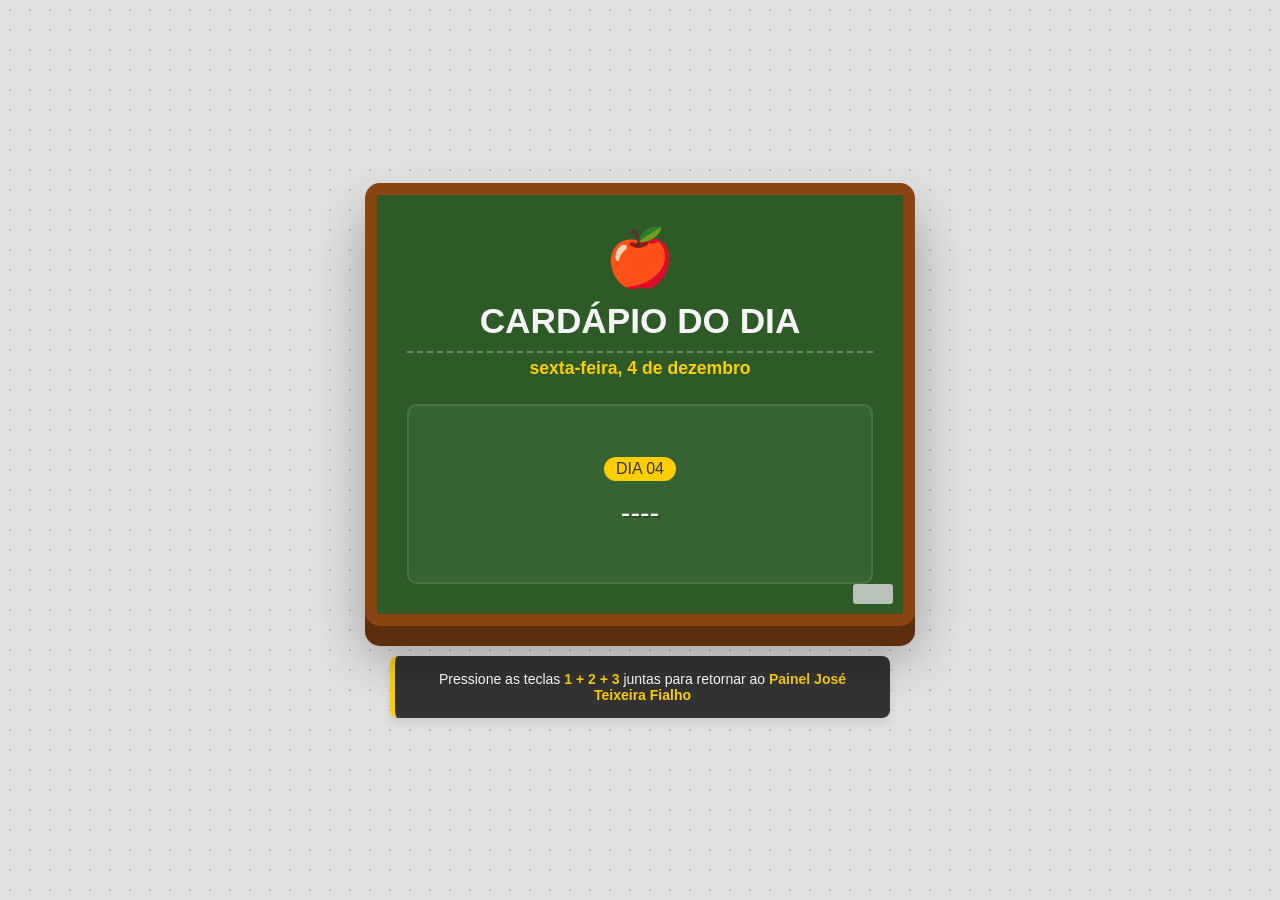
<file: apps/info/cardapiododia.html>
<!DOCTYPE html>
<html lang="pt-br">
<head>
    <meta charset="UTF-8">
    <meta name="viewport" content="width=device-width, initial-scale=1.0">
    <title>Cardápio Escolar - José Teixeira Fialho</title>
    <style>
        :root {
            --school-yellow: #ffce00;
            --chalk-white: #f5f5f5;
            --slate-green: #2d5a27; /* Cor de lousa escolar */
            --wood-brown: #8b4513;
            --accent: #ff6b6b;
        }

        * {
            margin: 0;
            padding: 0;
            box-sizing: border-box;
            font-family: 'Comic Sans MS', 'Chalkboard SE', 'Segoe UI', sans-serif;
        }

        body {
            background-color: #e0e0e0;
            /* Fundo que lembra textura de papel ou parede de escola */
            background-image: radial-gradient(#bcbcbc 1px, transparent 1px);
            background-size: 20px 20px;
            min-height: 100vh;
            display: flex;
            flex-direction: column; /* Alinha itens verticalmente */
            justify-content: center;
            align-items: center;
            padding: 20px;
        }

        .container {
            background: var(--slate-green);
            border: 12px solid var(--wood-brown);
            border-radius: 15px;
            padding: 30px;
            width: 100%;
            max-width: 550px;
            text-align: center;
            box-shadow: 0 20px 0px #5d2e0d, 0 30px 50px rgba(0,0,0,0.3);
            position: relative;
        }

        /* Título Estilo Giz */
        h1 {
            font-size: 2.2rem;
            color: var(--chalk-white);
            text-transform: uppercase;
            margin-bottom: 5px;
            border-bottom: 2px dashed rgba(255,255,255,0.3);
            padding-bottom: 10px;
        }

        .date-info {
            font-size: 1.1rem;
            color: var(--school-yellow);
            margin-bottom: 25px;
            display: block;
            font-weight: bold;
        }

        .menu-display {
            background: rgba(255, 255, 255, 0.05);
            border: 2px solid rgba(255, 255, 255, 0.1);
            border-radius: 10px;
            padding: 25px;
            min-height: 180px;
            display: flex;
            flex-direction: column;
            justify-content: center;
            color: var(--chalk-white);
        }

        .day-number {
            font-size: 1rem;
            background: var(--school-yellow);
            color: #333;
            padding: 3px 12px;
            border-radius: 50px;
            display: inline-block;
            margin-bottom: 15px;
            text-transform: uppercase;
        }

        .food-description {
            font-size: 1.8rem;
            line-height: 1.2;
            text-shadow: 2px 2px 0px rgba(0,0,0,0.2);
        }

        .icon {
            font-size: 3.5rem;
            margin-bottom: 10px;
        }

        /* Ocultar itens */
        .menu-item { display: none; }

        /* Estilização do Atalho (Shortcut) - Agora abaixo */
        .shortcut {
            margin-top: 30px; /* Espaço entre o card e o atalho */
            padding: 15px 25px;
            background: #333;
            border-radius: 8px;
            font-size: 14px;
            color: #fff;
            box-shadow: 0 4px 10px rgba(0,0,0,0.1);
            border-left: 5px solid var(--school-yellow);
            max-width: 500px;
            text-align: center;
        }

        .shortcut strong {
            color: var(--school-yellow);
        }

        .empty-msg {
            color: var(--chalk-white);
            opacity: 0.6;
            font-style: italic;
        }

        /* Decoração de "apagador" no canto da lousa */
        .eraser {
            position: absolute;
            bottom: 10px;
            right: 10px;
            width: 40px;
            height: 20px;
            background: #ddd;
            border-radius: 3px;
            opacity: 0.8;
        }
    </style>
</head>
<body>

    <div class="container">
        <div class="icon">🍎</div>
        <h1>Cardápio do Dia</h1>
        <span id="current-date-label" class="date-info">Carregando...</span>

        <div class="menu-display">
            <div id="day-1" class="menu-item"><span class="day-number">Dia 01</span><br><span class="food-description">----</span></div>
            <div id="day-2" class="menu-item"><span class="day-number">Dia 02</span><br><span class="food-description">----</span></div>
            <div id="day-3" class="menu-item"><span class="day-number">Dia 03</span><br><span class="food-description">----</span></div>
            <div id="day-4" class="menu-item"><span class="day-number">Dia 04</span><br><span class="food-description">----</span></div>
            <div id="day-5" class="menu-item"><span class="day-number">Dia 05</span><br><span class="food-description">----</span></div>
            <div id="day-6" class="menu-item"><span class="day-number">Dia 06</span><br><span class="food-description">----</span></div>
            <div id="day-7" class="menu-item"><span class="day-number">Dia 07</span><br><span class="food-description">----</span></div>
            <div id="day-8" class="menu-item"><span class="day-number">Dia 08</span><br><span class="food-description">----</span></div>
            <div id="day-9" class="menu-item"><span class="day-number">Dia 09</span><br><span class="food-description">----</span></div>
            <div id="day-10" class="menu-item"><span class="day-number">Dia 10</span><br><span class="food-description">----</span></div>
            <div id="day-11" class="menu-item"><span class="day-number">Dia 11</span><br><span class="food-description">----</span></div>
            <div id="day-12" class="menu-item"><span class="day-number">Dia 12</span><br><span class="food-description">----</span></div>
            <div id="day-13" class="menu-item"><span class="day-number">Dia 13</span><br><span class="food-description">----</span></div>
            <div id="day-14" class="menu-item"><span class="day-number">Dia 14</span><br><span class="food-description">----</span></div>
            <div id="day-15" class="menu-item"><span class="day-number">Dia 15</span><br><span class="food-description">----</span></div>
            <div id="day-16" class="menu-item"><span class="day-number">Dia 16</span><br><span class="food-description">----</span></div>
            <div id="day-17" class="menu-item"><span class="day-number">Dia 17</span><br><span class="food-description">Feijão Tropeiro, Arroz, vinagrete e Laranja</span></div>
            <div id="day-18" class="menu-item"><span class="day-number">Dia 18</span><br><span class="food-description">----</span></div>
            <div id="day-19" class="menu-item"><span class="day-number">Dia 19</span><br><span class="food-description">----</span></div>
            <div id="day-20" class="menu-item"><span class="day-number">Dia 20</span><br><span class="food-description">Arroz, Feijão, Salada de Cenoura, Carne Moída com Chuchu</span></div>
            <div id="day-21" class="menu-item"><span class="day-number">Dia 21</span><br><span class="food-description">Feriado</span></div>
            <div id="day-22" class="menu-item"><span class="day-number">Dia 22</span><br><span class="food-description">Arroz, Feijão, Salada de Repolho e Tomate, Pernil Suíno</span></div>
            <div id="day-23" class="menu-item"><span class="day-number">Dia 23</span><br><span class="food-description">Bolo Mesclado, Salada de Frutas, Iogurte de Coco e Mel</span></div>
            <div id="day-24" class="menu-item"><span class="day-number">Dia 24</span><br><span class="food-description">Salpicão, Arroz, Feijão e Salada de Pepino</span></div>
            <div id="day-25" class="menu-item"><span class="day-number">Dia 25</span><br><span class="food-description">Salpicão, Arroz, Feijão e Salada de Pepino</span></div>
            <div id="day-26" class="menu-item"><span class="day-number">Dia 26</span><br><span class="food-description">Pão de Batata com Carne Bovina Desfiada e Suco de Maracujá</span></div>
            <div id="day-27" class="menu-item"><span class="day-number">Dia 27</span><br><span class="food-description">Arroz, Feijão, Peixe ao Molho Branco, Salada de Repolho com Tomate e Mariola Zero Açucar</span></div>
            <div id="day-28" class="menu-item"><span class="day-number">Dia 28</span><br><span class="food-description">Salada de Frutas, Iogurte de Coco, Pão com Requeijão</span></div>
            <div id="day-29" class="menu-item"><span class="day-number">Dia 29</span><br><span class="food-description">Arroz, Feijão, Abobrinha Refogada com Tomate, Carne Bovina em Cubos e Melância</span></div>
            <div id="day-30" class="menu-item"><span class="day-number">Dia 30</span><br><span class="food-description">----</span></div>
            <div id="day-31" class="menu-item"><span class="day-number">Dia 31</span><br><span class="food-description">----</span></div>

            <div id="no-menu" class="menu-item empty-msg">Fim de semana ou feriado.</div>
        </div>
        <div class="eraser"></div>
    </div>

    <div class="shortcut">
        Pressione as teclas <strong>1 + 2 + 3</strong> juntas para retornar ao 
        <strong>Painel José Teixeira Fialho</strong>
    </div>

    <script>
        // Função para atualizar o dia
        function atualizarCardapio() {
            const agora = new Date();
            const diaHoje = agora.getDate();
            const opcoes = { weekday: 'long', day: 'numeric', month: 'long' };
            document.getElementById('current-date-label').innerText = agora.toLocaleDateString('pt-BR', opcoes);

            const itemHoje = document.getElementById('day-' + diaHoje);
            if (itemHoje) {
                itemHoje.style.display = 'block';
            } else {
                document.getElementById('no-menu').style.display = 'block';
            }
        }

        // Lógica dos Atalhos
        const teclasPressionadas = new Set();

        window.addEventListener('keydown', (e) => {
            teclasPressionadas.add(e.key);

            // Atalho 1+2+3: Redirecionar
            if (teclasPressionadas.has('1') && teclasPressionadas.has('2') && teclasPressionadas.has('3')) {
                window.location.href = "https://juniorcriste.github.io/Painel-Interativo/";
            }
        });

        window.addEventListener('keyup', (e) => {
            teclasPressionadas.delete(e.key);
        });

        window.onload = atualizarCardapio;





        // Define o tempo de inatividade (5 minutos em milissegundos)
const TEMPO_LIMITE = 5 * 60 * 1000; 
let temporizador;

/**
 * Função que redireciona para a URL desejada
 */
function resetarPagina() {
    window.location.href = "https://juniorcriste.github.io/Painel-Interativo/";
}

/**
 * Reinicia a contagem do temporizador
 */
function reiniciarTemporizador() {
    // Limpa o cronômetro anterior
    clearTimeout(temporizador);
    
    // Inicia um novo cronômetro de 5 minutos
    temporizador = setTimeout(resetarPagina, TEMPO_LIMITE);
}

// Monitora cliques em qualquer lugar do documento (incluindo botões)
document.addEventListener("click", reiniciarTemporizador);

// Monitora pressionamento de teclas (caso haja formulários ou navegação por teclado)
document.addEventListener("keydown", reiniciarTemporizador);

// Inicia o temporizador assim que a página carrega pela primeira vez
reiniciarTemporizador();
    </script>
</body>
</html>
</file>
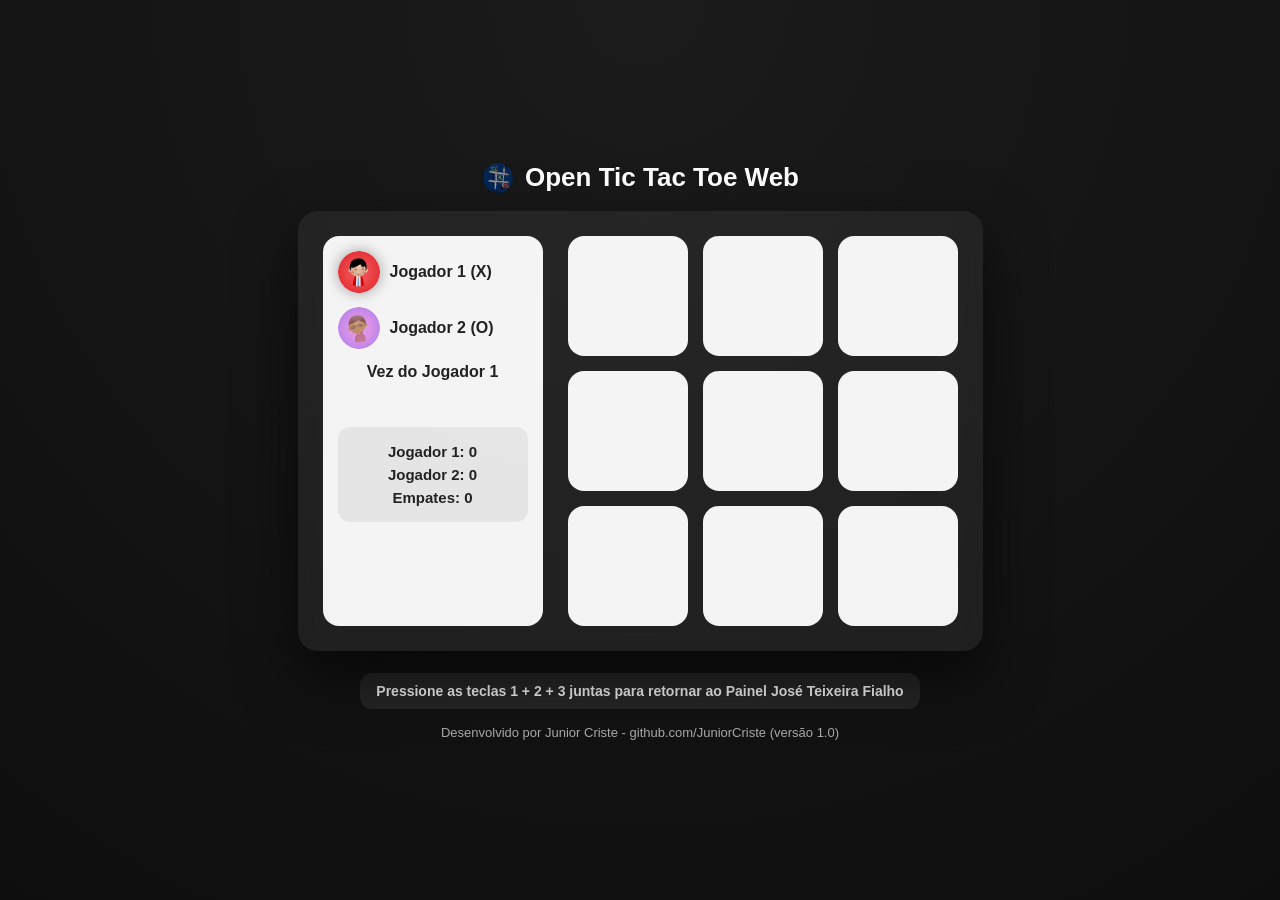
<file: apps/opentictactoe/opentictactoeweb.htm>
<!DOCTYPE html>
<html lang="pt-BR">
<head>
<meta charset="UTF-8">
<meta name="viewport" content="width=device-width, initial-scale=1.0">
<title>Open Tic Tac Toe Web</title>

<style>
:root {
    --x-color: #2ecc71;
    --o-color: #9b59b6;
}

* { box-sizing: border-box; }

body {
    margin: 0;
    font-family: 'Segoe UI', Arial, sans-serif;
    background: radial-gradient(circle at top, #1b1b1b, #0e0e0e);
    min-height: 100vh;
    display: flex;
    justify-content: center;
    align-items: center;
    color: #fff;
}

/* CONTAINER CENTRAL */
.main {
    display: flex;
    flex-direction: column;
    align-items: center;
    gap: 16px;
    text-align: center;
}

/* HEADER */
header {
    display: flex;
    align-items: center;
    gap: 10px;
}

header img {
    width: 34px;
    opacity: 0.9;
}

header h1 {
    margin: 0;
    font-size: 26px;
    font-weight: 600;
}

/* JOGO */
.game-container {
    display: flex;
    gap: 25px;
    padding: 25px;
    border-radius: 20px;
    background: rgba(255,255,255,0.06);
    backdrop-filter: blur(8px);
    box-shadow: 0 25px 60px rgba(0,0,0,0.6);
}

/* TABULEIRO */
.board {
    display: grid;
    grid-template-columns: repeat(3, minmax(70px, 120px));
    grid-template-rows: repeat(3, minmax(70px, 120px));
    gap: 15px;
}

.cell {
    background: rgba(255,255,255,0.95);
    border-radius: 16px;
    font-size: clamp(40px, 8vw, 64px);
    font-weight: bold;
    display: flex;
    align-items: center;
    justify-content: center;
    cursor: pointer;
    user-select: none;
    transition: transform .15s, box-shadow .15s;
}

.cell:hover { transform: scale(1.05); }
.cell.active { box-shadow: 0 0 20px #3498db; }

.cell.x { color: var(--x-color); }
.cell.o { color: var(--o-color); }

/* PAINEL */
.panel {
    width: 220px;
    background: rgba(255,255,255,0.95);
    color: #222;
    border-radius: 16px;
    padding: 15px;
    display: flex;
    flex-direction: column;
    gap: 14px;
}

.player {
    display: flex;
    align-items: center;
    gap: 10px;
    font-weight: 600;
}

.player img {
    width: 42px;
    height: 42px;
    border-radius: 50%;
    opacity: 0.7;
}

/* 🔹 anima SOMENTE no jogador da rodada */
.player.active img {
    opacity: 1;
    animation: float 1.8s ease-in-out infinite;
    box-shadow: 0 0 14px rgba(0,0,0,0.35);
}

@keyframes float {
    0%,100% { transform: translateY(0); }
    50% { transform: translateY(-8px); }
}

.scoreboard {
    background: rgba(0,0,0,0.06);
    border-radius: 12px;
    padding: 10px;
    text-align: center;
}

.scoreboard p {
    margin: 6px 0;
    font-size: 15px;
    font-weight: 600;
}

.status {
    text-align: center;
    font-weight: bold;
}

/* TEXTO DE ATALHO */
.shortcut {
    margin-top: 6px;
    padding: 10px 16px;
    background: rgba(255,255,255,0.08);
    border-radius: 12px;
    font-size: 14px;
    font-weight: 600;
    color: #f1f1f1;
}

/* OVERLAY */
.overlay {
    position: fixed;
    inset: 0;
    background: rgba(0,0,0,.65);
    display: none;
    justify-content: center;
    align-items: center;
    z-index: 10;
}

.overlay.show { display: flex; }

.result-box {
    background: #fff;
    color: #222;
    padding: 30px 60px;
    border-radius: 20px;
    text-align: center;
    animation: pop .4s ease;
}

.result-box img {
    width: 80px;
    margin-bottom: 15px;
}

@keyframes pop {
    from { transform: scale(.6); opacity: 0; }
    to { transform: scale(1); opacity: 1; }
}

/* FOOTER */
footer {
    font-size: 13px;
    color: #aaa;
}

/* RESPONSIVO */
@media (max-width: 768px) {
    .game-container {
        flex-direction: column;
        align-items: center;
    }
    .panel {
        width: 100%;
        max-width: 320px;
    }
}
</style>
</head>

<body>

<div class="main">

<header>
    <img src="assets/Imgs/icon_v2.png" alt="Logo">
    <h1>Open Tic Tac Toe Web</h1>
</header>

<div class="game-container">

    <div class="panel">
        <div class="player active" id="p1">
            <img src="assets/Players/people1.png">
            Jogador 1 (X)
        </div>

               <div class="player" id="p2">
            <img src="assets/Players/people2.png">
            Jogador 2 (O)
        </div>

        <div class="status" id="status">Vez do Jogador 1</div>
	
	<br/>
	
	 <div class="scoreboard">
            <p>Jogador 1: <span id="scoreX">0</span></p>
            <p>Jogador 2: <span id="scoreO">0</span></p>
            <p>Empates: <span id="scoreDraw">0</span></p>
        </div>

    </div>

    <div class="board">
        <div class="cell" data-index="6"></div>
        <div class="cell" data-index="7"></div>
        <div class="cell" data-index="8"></div>

        <div class="cell" data-index="3"></div>
        <div class="cell" data-index="4"></div>
        <div class="cell" data-index="5"></div>

        <div class="cell" data-index="0"></div>
        <div class="cell" data-index="1"></div>
        <div class="cell" data-index="2"></div>
    </div>

</div>

<div class="shortcut">
    Pressione as teclas <strong>1 + 2 + 3</strong> juntas para retornar ao
    <strong>Painel José Teixeira Fialho</strong>
</div>

<footer>
    Desenvolvido por Junior Criste - github.com/JuniorCriste (versão 1.0)
</footer>

</div>

<div class="overlay" id="overlay">
    <div class="result-box" id="resultBox"></div>
</div>

<script>
const cells = document.querySelectorAll('.cell');
const statusText = document.getElementById('status');
const overlay = document.getElementById('overlay');
const resultBox = document.getElementById('resultBox');

const p1 = document.getElementById('p1');
const p2 = document.getElementById('p2');

const scoreXEl = document.getElementById('scoreX');
const scoreOEl = document.getElementById('scoreO');
const scoreDrawEl = document.getElementById('scoreDraw');

let board = Array(9).fill('');
let currentPlayer = 'X';
let playing = true;
let scoreX = 0, scoreO = 0, scoreDraw = 0;

const wins = [
    [0,1,2],[3,4,5],[6,7,8],
    [0,3,6],[1,4,7],[2,5,8],
    [0,4,8],[2,4,6]
];

/* SONS */
const audioCtx = new (window.AudioContext || window.webkitAudioContext)();
function sound(freq, dur) {
    const o = audioCtx.createOscillator();
    const g = audioCtx.createGain();
    g.gain.value = 350;
    o.frequency.value = freq;
    o.connect(g);
    g.connect(audioCtx.destination);
    o.start();
    g.gain.exponentialRampToValueAtTime(0.0001, audioCtx.currentTime + dur);
    o.stop(audioCtx.currentTime + dur);
}

function updateTurn() {
    p1.classList.toggle('active', currentPlayer === 'X');
    p2.classList.toggle('active', currentPlayer === 'O');
    statusText.textContent = currentPlayer === 'X'
        ? 'Vez do Jogador 1'
        : 'Vez do Jogador 2';
}

function checkWin() {
    return wins.some(w => w.every(i => board[i] === currentPlayer));
}

function endGame(type) {
    playing = false;
    sound(type === 'draw' ? 380 : 900, .6);

    if (type === 'draw') scoreDraw++;
    else if (currentPlayer === 'X') scoreX++;
    else scoreO++;

    scoreXEl.textContent = scoreX;
    scoreOEl.textContent = scoreO;
    scoreDrawEl.textContent = scoreDraw;

    const img = type === 'draw'
        ? 'assets/Players/pc.png'
        : currentPlayer === 'X'
            ? 'assets/Players/people1.png'
            : 'assets/Players/people2.png';

    resultBox.innerHTML = `
        <img src="${img}">
        <h2>${type === 'draw' ? 'Deu Velha!' :
        (currentPlayer === 'X' ? 'Jogador 1 venceu!' : 'Jogador 2 venceu!')}</h2>
    `;

    overlay.classList.add('show');
    setTimeout(resetGame, 2500);
}

function resetGame() {
    board.fill('');
    cells.forEach(c => { c.textContent = ''; c.className = 'cell'; });
    overlay.classList.remove('show');
    currentPlayer = 'X';
    playing = true;
    updateTurn();
}

function makeMove(i) {
    if (!playing || board[i]) return;
    board[i] = currentPlayer;
    const c = document.querySelector(`.cell[data-index="${i}"]`);
    c.textContent = currentPlayer;
    c.classList.add(currentPlayer === 'X' ? 'x' : 'o');

    if (checkWin()) return endGame('win');
    if (board.every(v => v)) return endGame('draw');

    currentPlayer = currentPlayer === 'X' ? 'O' : 'X';
    updateTurn();
}

/* CLIQUE */
cells.forEach(c => c.addEventListener('click', () => makeMove(+c.dataset.index)));

/* TECLADO */
const map = {'1':0,'2':1,'3':2,'4':3,'5':4,'6':5,'7':6,'8':7,'9':8};
let combo = new Set();

document.addEventListener('keydown', e => {
    if (map[e.key] !== undefined) {
        const cell = document.querySelector(`.cell[data-index="${map[e.key]}"]`);
        cell.classList.add('active');
        setTimeout(() => cell.classList.remove('active'), 120);
        makeMove(map[e.key]);
    }

    if (['1','2','3'].includes(e.key)) {
        combo.add(e.key);
        if (combo.size === 3) {
            window.location.href = 'https://juniorcriste.github.io/QuizCapixaba/';
        }
    }
});

document.addEventListener('keyup', e => {
    if (['1','2','3'].includes(e.key)) combo.delete(e.key);
});
</script>

</body>
</html>
</file>
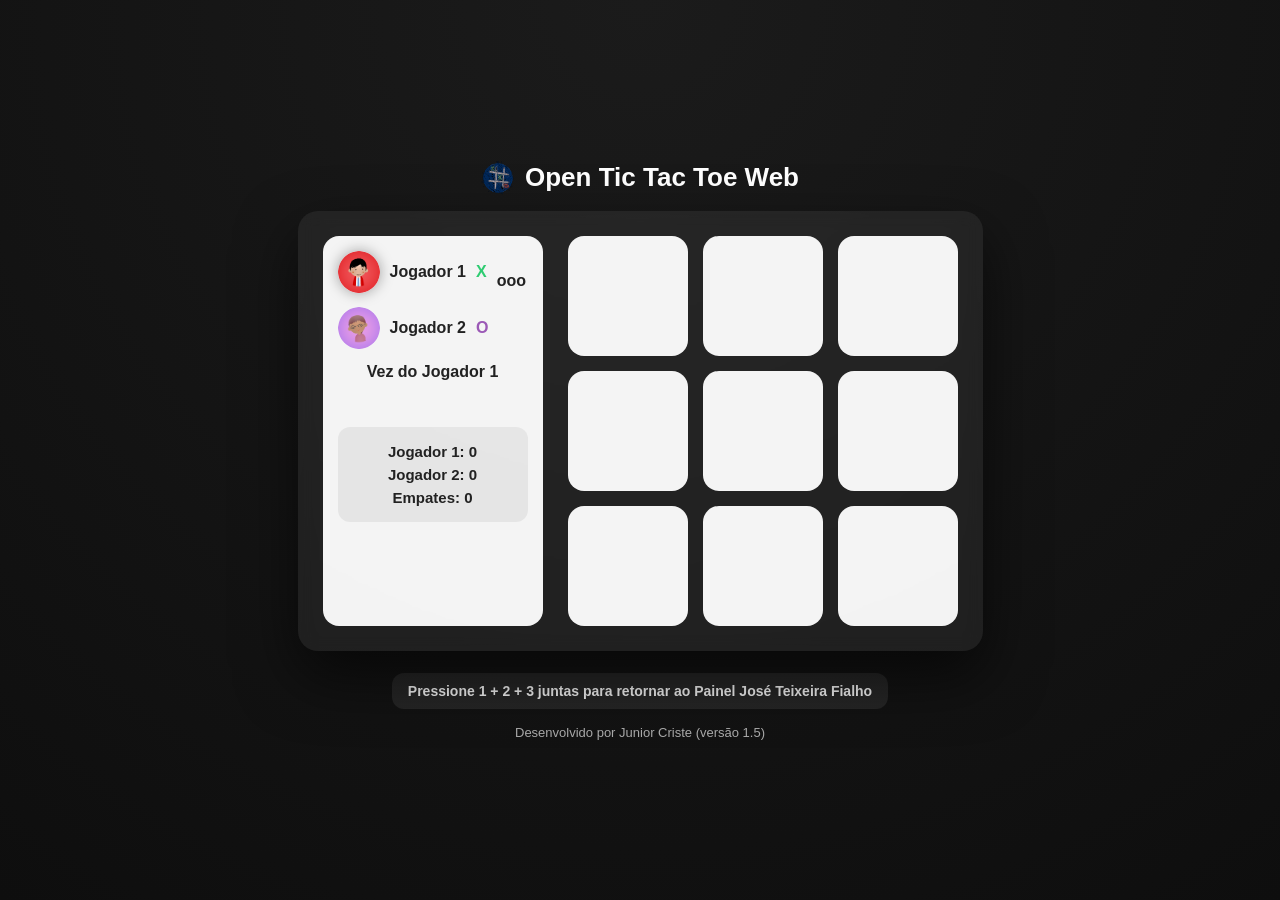
<file: apps/opentictactoe/play.html>
<!DOCTYPE html>
<html lang="pt-BR">
<head>
    <meta charset="UTF-8">
    <meta name="viewport" content="width=device-width, initial-scale=1.0">
    <title>Open Tic Tac Toe Web</title>
    <link rel="stylesheet" href="style.css">
</head>
<body>
    <div class="main">
        <header>
            <img src="assets/Imgs/icon_v2.png" alt="Logo">
            <h1>Open Tic Tac Toe Web</h1>
        </header>

        <div class="game-container">
            <div class="panel">
                <div class="player active" id="p1">
                    <img src="assets/Players/people1.png">
                    Jogador 1 <span id="player1"> X </span>
                     <br/>
                    ooo
                </div>
                <div class="player" id="p2">
                    <img src="assets/Players/people2.png">
                    Jogador 2 <span id="player2"> O</span>
                </div>
                <div class="status" id="status">Vez do Jogador 1</div>
                <br/>
                <div class="scoreboard">
                    <p>Jogador 1: <span id="scoreX">0</span></p>
                    <p>Jogador 2: <span id="scoreO">0</span></p>
                    <p>Empates: <span id="scoreDraw">0</span></p>
                </div>
            </div>

            <div class="board">
                <div class="cell" data-index="6"></div>
                <div class="cell" data-index="7"></div>
                <div class="cell" data-index="8"></div>
                <div class="cell" data-index="3"></div>
                <div class="cell" data-index="4"></div>
                <div class="cell" data-index="5"></div>
                <div class="cell" data-index="0"></div>
                <div class="cell" data-index="1"></div>
                <div class="cell" data-index="2"></div>
            </div>
        </div>

        <div class="shortcut">
            Pressione <strong>1 + 2 + 3</strong> juntas para retornar ao 
            <strong>Painel José Teixeira Fialho</strong>
        </div>

        <footer>
            Desenvolvido por Junior Criste (versão 1.5)
        </footer>
    </div>

    <div class="overlay" id="overlay">
        <div class="result-box" id="resultBox"></div>
    </div>

    <script src="script.js"></script>
</body>
</html>
</file>
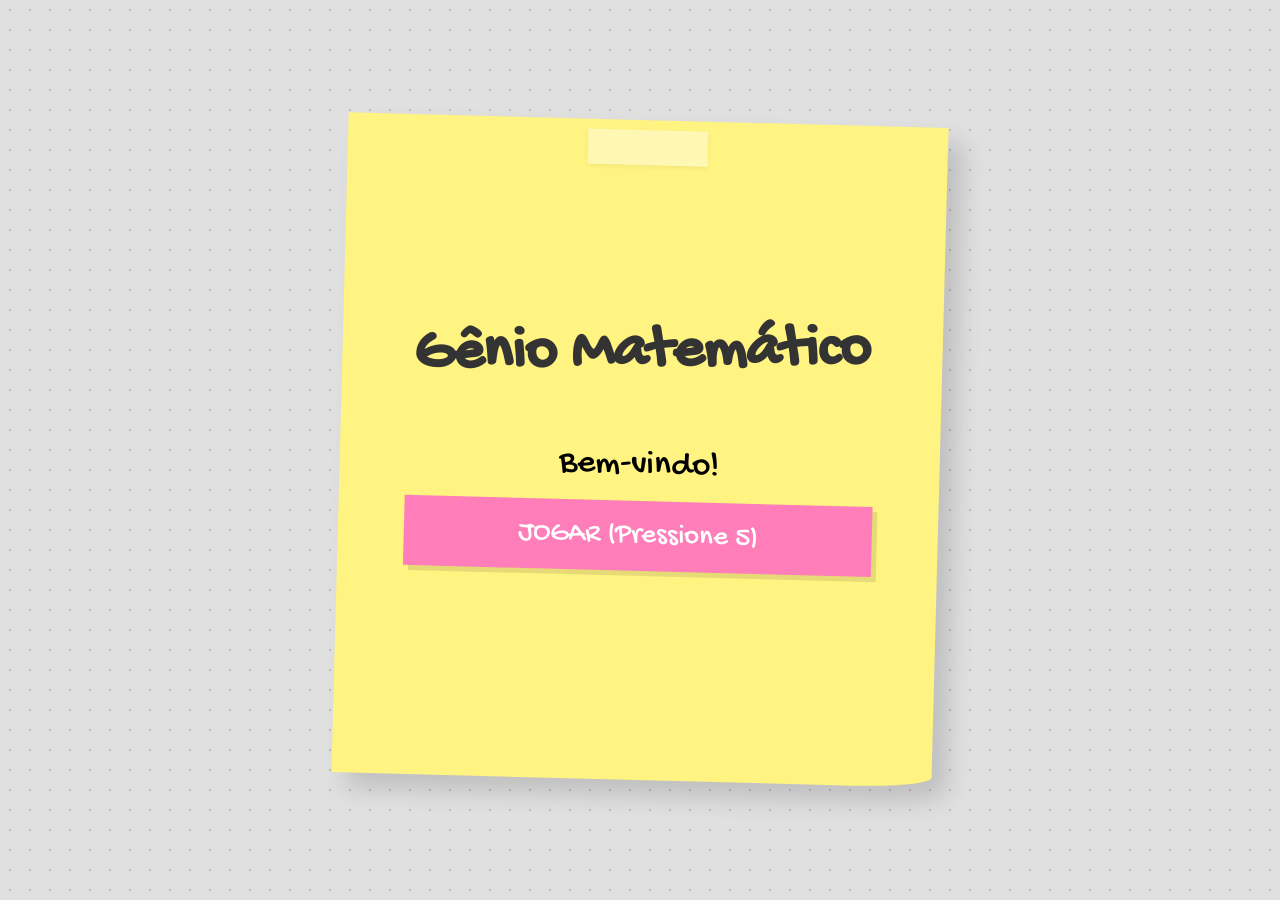
<file: apps/geniomatematico/dua/play.htm>
<!DOCTYPE html>
<html lang="pt-br">
<head>
    <meta charset="UTF-8">
    <meta name="viewport" content="width=device-width, initial-scale=1.0, maximum-scale=1.0, user-scalable=no">
    <title>Gênio Matemático</title>
    <link rel="stylesheet" href="style.css">
</head>
<body>

    <div id="setup-screen" class="screen">
        <h1 class="game-title">Gênio Matemático</h1>
        <div id="setup-container">
            <p class="game-title-mini">Bem-vindo!</p>
            <button id="btn-unlock" class="postit-button">JOGAR (Pressione 5)</button>

             <div id="ranking-container" class="hidden">
                <p class="highscore-text">Atual Gênio da Matemática com <b><span id="high-score-val">0</span> pontos!</b></p>
                <center><div id="photo-winner"></div></center>
            </div>
        </div>
    </div>

    <div id="start-screen" class="screen hidden">
        <h1 class="game-title">Gênio Matemático</h1>
        <div id="loader-section" class="hidden">
            <p style="font-family: 'Gochi Hand'; text-align: center;">Carregando desafio...</p>
            <div class="loader-bar"><div id="load-progress"></div></div>
        </div>
        </div>

    <div id="game-screen" class="screen hidden">
        <div class="top-info">
            <div>Pontos: <span id="current-score">0</span></div>
            <div id="lives-display"></div>
        </div>
        <div class="timer-wrapper"><div id="timer-bar"></div></div>
        <div class="badge" id="badge">CÁLCULO</div>
        <div id="question"></div>
        <div id="inputs-container"></div>
    </div>

    <div id="game-over-screen" class="screen hidden">
        <h2 class="game-title-mini">FIM DE JOGO</h2>
        <video id="webcam" autoplay playsinline class="hidden" style="width: 100%; border-radius: 10px; transform: scaleX(-1);"></video>
        <canvas id="photo-canvas" class="hidden" width="300" height="225"></canvas>
        <p id="msg-final" style="text-align: center; font-weight: bold;"></p>
        <p style="text-align: center;">Pontuação Final: <span id="final-score">0</span></p>
    </div>

    <script src="script.js"></script>
</body>
</html>
</file>
<file: style.css>
/* ==========================================================================
   VERSÃO 3.0 🎠 (CAROUSEL) - NEUTRO & ESTÁVEL
   ========================================================================== */
:root {
    --bg-dark: #0e1117;         /* Fundo grafite escuro */
    --panel-bg: #161b22;       /* Painel levemente destacado */
    --accent-blue: #38bdf8;     /* Azul neutro e suave para atalhos */
    --border-color: #30363d;   /* Linhas de divisão discretas */
    --text-primary: #f0f6fc;    /* Texto principal legível */
    --text-muted: #8b949e;      /* Texto secundário */
}

* {
    box-sizing: border-box;
    margin: 0;
    padding: 0;
}

body {
    width: 100vw;
    height: 100vh;
    font-family: 'Montserrat', sans-serif;
    background-color: var(--bg-dark);
    display: flex;
    flex-direction: column;
    overflow: hidden;
    color: var(--text-primary);
    position: relative;
}

/* Fundo Fixo Neutro */
.background-pattern {
    position: fixed;
    inset: 0;
    z-index: -1;
    background: radial-gradient(circle at 50% 50%, #161b22 0%, #0e1117 100%);
    pointer-events: none;
}

/* ==========================================================================
   ESTRUTURA PRINCIPAL
   ========================================================================== */
.main-wrapper {
    width: 100%;
    height: calc(100vh - 45px);
    display: flex;
    flex-direction: column;
    z-index: 2;
}

.dashboard {
    display: flex;
    flex-direction: column;
    height: 100%;
    width: 100%;
}

/* ==========================================================================
   TOPO: SLIDES (OCUPA 100% NO DESKTOP)
   ========================================================================== */
.top-content {
    display: flex;
    width: 100%;
    flex: 1;
    min-height: 0;
    align-items: stretch;
    background: #000;
}

.side-branding {
    display: none; 
}

.side-logo {
    max-width: 100%;
    max-height: 100%;
    object-fit: contain;
    display: block;
}

.news-section {
    flex: 1;
    position: relative;
    overflow: hidden;
    background: #000;
}

.slide-track { 
    position: relative;
    width: 100%;
    height: 100%;
}

.slide {
    position: absolute;
    top: 0; left: 0;
    width: 100%; height: 100%;
    opacity: 0; 
    transition: opacity 0.4s ease-in-out;
    z-index: 0;
}

.slide.active {
    opacity: 1; 
    z-index: 1;
}

.slide img { 
    width: 100%; 
    height: 100%; 
    object-fit: cover;
}

.slide-caption {
    position: absolute;
    bottom: 0; left: 0;
    width: 100%;
    background: rgba(14, 17, 23, 0.9);
    border-top: 1px solid var(--border-color);
    color: var(--text-primary);
    padding: 12px 20px;
    font-weight: 700;
    font-size: 1rem;
    box-sizing: border-box;
    text-transform: uppercase;
    letter-spacing: 0.5px;
    z-index: 5;
}

/* ==========================================================================
   BOTÕES: GRID LADO A LADO COM DESIGN LIMPO (8 EM LINHA)
   ========================================================================== */
.grid-container {
    display: grid;
    grid-template-columns: repeat(8, 1fr);
    width: 100%;
    gap: 0;
    padding: 0;
    margin: 0;
    background: var(--bg-dark);
    border-top: 1px solid var(--border-color);
}

.app-button {
    display: flex;
    position: relative;
    width: 100%;
    aspect-ratio: 1 / 1;
    text-decoration: none;
    overflow: hidden;
    border-right: 1px solid var(--border-color);
    box-sizing: border-box;
    transition: background-color 0.2s ease, transform 0.15s ease;
}

.app-button:last-child {
    border-right: none;
}

.app-button img {
    width: 100%;
    height: 100%;
    object-fit: cover;
    transition: opacity 0.2s ease;
}

/* Badge do Atalho Fixo e Discreto */
.key-badge {
    position: absolute;
    inset: 0;
    display: flex;
    justify-content: center;
    align-items: center;
    background: rgba(14, 17, 23, 0.3); 
    transition: background-color 0.2s ease;
}

.key-badge img {
    width: 40%;
    height: 40%;
    object-fit: contain;
}

.app-button:hover {
    background-color: var(--panel-bg);
}

.app-button:hover .key-badge {
    background: rgba(56, 189, 248, 0.15);
}

.app-button:active, .app-button.teclado-ativo {
    transform: scale(0.96);
}

/* ==========================================================================
   RELÓGIO E RODAPÉ NEUTROS
   ========================================================================== */
.glass-clock {
    position: fixed;
    top: 15px;
    right: 15px;
    background: rgba(22, 27, 34, 0.9);
    border: 1px solid var(--border-color);
    border-radius: 8px;
    padding: 6px 14px;
    z-index: 1000;
    text-align: center;
    pointer-events: none;
}

#txt-data {
    font-weight: 600;
    font-size: 0.75rem;
    color: var(--text-muted);
    letter-spacing: 1px;
    margin-bottom: 2px;
}

#txt-relogio {
    font-weight: 700;
    font-size: 1.15rem;
    color: var(--text-primary);
    line-height: 1.1;
}

.modern-footer {
    position: fixed;
    bottom: 0;
    width: 100%;
    height: 45px;
    background: var(--panel-bg);
    padding: 0 20px;
    display: flex;
    justify-content: space-between;
    align-items: center;
    font-weight: 600;
    font-size: 0.85rem;
    border-top: 1px solid var(--border-color);
    box-sizing: border-box;
    color: var(--text-muted);
    z-index: 10;
}

.footer-center {
    color: var(--text-primary);
}

#mini-icon, #mini-icon2 {
    width: 40px;
    height: 40px;
    vertical-align: middle;
    object-fit: contain;
    opacity: 0.6;
}

#mini-icon2 {
    width: auto;
    height: 20px;
}

/* ==========================================================================
   RESPONSIVIDADE (SMARTPHONE)
   ========================================================================== */
@media (max-width: 768px) {
    body {
        overflow-y: auto;
    }

    .main-wrapper {
        height: auto;
        padding-bottom: 50px;
    }

    .top-content {
        flex-direction: column;
        height: auto;
    }

    .side-branding {
        display: flex;
        flex: none;
        width: 100%;
        height: auto; /* Altura flexível para acompanhar o logo */
        background: var(--panel-bg);
        border-bottom: 1px solid var(--border-color);
        justify-content: center;
        align-items: center;
        padding: 20px 10px;
    }

    .side-logo {
        max-height: 20vh; /* Logo configurado para ocupar 60% da altura da tela */
        width: auto;
    }

    .news-section {
        width: 100%;
        height: 240px;
    }

    .grid-container {
        grid-template-columns: repeat(1, 1fr);
    }

    .app-button {
        aspect-ratio: 1 / 1; /* Mantém a proporção quadrada */
        border-right: none;
        border-bottom: 1px solid var(--border-color);
    }

    .key-badge img {
        width: auto;
        height: 40%;
    }
}
</file>
<file: apps/opentictactoe/style.css>
:root {
    --x-color: #2ecc71;
    --o-color: #9b59b6;
}

* { box-sizing: border-box; }

body {
    margin: 0;
    font-family: 'Segoe UI', Arial, sans-serif;
    background: radial-gradient(circle at top, #1b1b1b, #0e0e0e);
    min-height: 100vh;
    display: flex;
    justify-content: center;
    align-items: center;
    color: #fff;
    overflow: hidden;
}


.main {
    display: flex;
    flex-direction: column;
    align-items: center;
    gap: 16px;
    text-align: center;
}

header {
    display: flex;
    align-items: center;
    gap: 10px;
}

header img {
    width: 34px;
    opacity: 0.9;
}

header h1 {
    margin: 0;
    font-size: 26px;
    font-weight: 600;
}

.game-container {
    display: flex;
    gap: 25px;
    padding: 25px;
    border-radius: 20px;
    background: rgba(255,255,255,0.06);
    backdrop-filter: blur(8px);
    box-shadow: 0 25px 60px rgba(0,0,0,0.6);
}

.board {
    display: grid;
    grid-template-columns: repeat(3, minmax(70px, 120px));
    grid-template-rows: repeat(3, minmax(70px, 120px));
    gap: 15px;
}

.cell {
    background: rgba(255,255,255,0.95);
    border-radius: 16px;
    font-size: clamp(40px, 8vw, 64px);
    font-weight: bold;
    display: flex;
    align-items: center;
    justify-content: center;
    cursor: pointer;
    user-select: none;
    transition: transform .15s, box-shadow .15s, background-color 0.3s;
}

.cell:hover { transform: scale(1.05); }
.cell.active { box-shadow: 0 0 20px #3498db; }
.cell.x { color: var(--x-color); }
.cell.o { color: var(--o-color); }

/* DESTAQUE DA LINHA VENCEDORA */
.cell.winner-highlight {
    background-color: #f1c40f !important;
    color: #fff !important;
    transform: scale(1.1);
    box-shadow: 0 0 25px rgba(241, 196, 15, 0.9);
    z-index: 5;
}

.panel {
    width: 220px;
    background: rgba(255,255,255,0.95);
    color: #222;
    border-radius: 16px;
    padding: 15px;
    display: flex;
    flex-direction: column;
    gap: 14px;
}

.player {
    display: flex;
    align-items: center;
    gap: 10px;
    font-weight: 600;
}

.player img {
    width: 42px;
    height: 42px;
    border-radius: 50%;
    opacity: 0.7;
}

.player.active img {
    opacity: 1;
    animation: float 1.8s ease-in-out infinite;
    box-shadow: 0 0 14px rgba(0,0,0,0.35);
}

@keyframes float {
    0%,100% { transform: translateY(0); }
    50% { transform: translateY(-8px); }
}

.scoreboard {
    background: rgba(0,0,0,0.06);
    border-radius: 12px;
    padding: 10px;
    text-align: center;
}

.scoreboard p {
    margin: 6px 0;
    font-size: 15px;
    font-weight: 600;
}

.status {
    text-align: center;
    font-weight: bold;
}

.shortcut {
    margin-top: 6px;
    padding: 10px 16px;
    background: rgba(255,255,255,0.08);
    border-radius: 12px;
    font-size: 14px;
    font-weight: 600;
    color: #f1f1f1;
}

/* OVERLAY POSICIONADO NO CANTO SUPERIOR DIREITO[cite: 6] */
.overlay {
    position: fixed;
    top: 20px;
    right: 20px;
    background: none;
    display: none;
    z-index: 100;
    pointer-events: none;
}

.overlay.show { display: flex; }

.result-box {
    background: #fff;
    color: #222;
    padding: 20px 40px;
    border-radius: 20px;
    text-align: center;
    box-shadow: 0 15px 40px rgba(0,0,0,0.4);
    animation: slideIn .4s ease-out forwards;
    pointer-events: auto;
}

.result-box img {
    width: 60px;
    margin-bottom: 10px;
}

@keyframes slideIn {
    from { transform: translateX(100%); opacity: 0; }
    to { transform: translateX(0); opacity: 1; }
}

footer {
    font-size: 13px;
    color: #aaa;
}

@media (max-width: 768px) {
    .game-container { flex-direction: column; align-items: center; }
    .panel { width: 100%; max-width: 320px; }
    .overlay { top: auto; right: 0; bottom: 20px; left: 0; justify-content: center; }
}

#player1 {
    color: #2ecc71;
}

#player2 {
    color: #9b59b6;
}
</file>
<file: apps/geniomatematico/style-dua.css>
@import url('https://fonts.googleapis.com/css2?family=Dancing+Script:wght@700&family=Poppins:wght@400;600;800&family=Gochi+Hand&display=swap');

:root {
    --postit-yellow: #fff382;
    --postit-blue: #7afaff;
    --postit-pink: #ff7eb9;
    --postit-green: #a7ff83;
    --text: #2d3436;
}

/* FUNDO ESTILIZADO (QUADRICULADO) */
body {
    margin: 0; 
    font-family: 'Poppins', sans-serif;
    background: #e0e0e0;
    background-image: radial-gradient(#bcbcbc 1px, transparent 1px);
    background-size: 20px 20px;
    display: flex; 
    justify-content: center; 
    align-items: center;
    height: 100vh; 
    overflow: hidden;
    transition: background 0.3s ease;
}

/* ACESSIBILIDADE - FONTE GRANDE (FORÇA MÁXIMA) */
body.font-grande, 
body.font-grande button, 
body.font-grande input, 
body.font-grande p, 
body.font-grande div, 
body.font-grande span,
body.font-grande h1,
body.font-grande h2 { 
    font-size: 1.6rem !important; 
}
body.font-grande .game-title { font-size: 4.8rem !important; }
body.font-grande #question { font-size: 3.2rem !important; line-height: 1.1; }
body.font-grande .postit-button { font-size: 2.4rem !important; padding: 20px !important; }

/* ALTO CONTRASTE */
body.high-contrast { background: #000 !important; background-image: none !important; color: #fff !important; }
body.high-contrast .screen { 
    background: #000 !important; 
    border: 4px solid #fff !important; 
    color: #fff !important; 
    box-shadow: none !important;
    transform: none !important; /* Remove rotação para facilitar leitura */
}
body.high-contrast .postit-button { background: #fff !important; color: #000 !important; border: 2px solid #000 !important; }
body.high-contrast .digit-input { border-bottom: 3px solid #fff !important; color: #fff !important; }
body.high-contrast .timer-wrapper { background: #444 !important; }
body.high-contrast #timer-bar { background: #fff !important; }

/* CONTAINER DO POST-IT */
.screen {
    background: var(--postit-yellow);
    padding: 2.5rem;
    width: 520px;
    min-height: 580px;
    position: relative;
    box-shadow: 15px 15px 25px rgba(0,0,0,0.15);
    transform: rotate(1.5deg);
    display: flex;
    flex-direction: column;
    justify-content: center;
    border-bottom-right-radius: 80px 10px; /* Efeito de folha dobrada */
    transition: transform 0.3s ease, background 0.3s ease;
}

.screen::before {
    content: "";
    position: absolute;
    top: 10px;
    left: 50%;
    transform: translateX(-50%);
    width: 120px;
    height: 35px;
    background: rgba(255,255,255,0.4); /* Fita adesiva */
    box-shadow: 0 2px 5px rgba(0,0,0,0.05);
}

.hidden { display: none !important; }

/* TÍTULOS */
.game-title {
    font-family: 'Gochi Hand', cursive;
    font-size: 3.8rem;
    color: #333;
    text-align: center;
    margin: 0 0 20px 0;
    transform: rotate(-2deg);
}

.game-title-mini {
    font-family: 'Gochi Hand', cursive;
    font-size: 2.2rem;
    text-align: center;
    margin-bottom: 15px;
}

/* BOTÕES ESTILO POST-IT */
.postit-button {
    font-family: 'Gochi Hand', cursive;
    font-size: 1.8rem;
    background: var(--postit-pink);
    border: none;
    padding: 18px;
    cursor: pointer;
    margin: 12px auto;
    display: block;
    width: 90%;
    color: white;
    box-shadow: 5px 5px 0px rgba(0,0,0,0.1);
    transition: all 0.2s;
}

.postit-button:hover {
    transform: scale(1.03);
    box-shadow: 7px 7px 0px rgba(0,0,0,0.15);
}

.postit-button:active {
    transform: translateY(4px);
    box-shadow: 2px 2px 0px rgba(0,0,0,0.1);
}

/* INPUTS DE RESPOSTA */
.digit-input { 
    width: 50px;
    height: 70px;
    font-size: 2.5rem;
    text-align: center; 
    border: none;
    border-bottom: 3px solid #333;
    background: transparent;
    outline: none;
    font-family: 'Gochi Hand';
    margin: 5px;
    transition: border-color 0.3s;
}

.digit-input:focus { border-bottom-color: var(--postit-pink); }

/* INTERFACE DO JOGO */
.top-info { 
    display: flex; 
    justify-content: space-between; 
    font-family: 'Gochi Hand'; 
    font-size: 1.7rem;
    margin-bottom: 10px;
}

.timer-wrapper { 
    width: 100%; 
    height: 14px; 
    background: rgba(0,0,0,0.08); 
    margin-bottom: 20px; 
    border-radius: 20px; 
    overflow: hidden; 
}

#timer-bar { 
    width: 100%; 
    height: 100%; 
    background: #333; 
    transition: width 0.1s linear; 
}

.badge {
    align-self: center;
    background: var(--postit-blue);
    padding: 5px 15px;
    font-family: 'Gochi Hand';
    font-size: 1.2rem;
    transform: rotate(-1deg);
    margin-bottom: 15px;
    box-shadow: 2px 2px 5px rgba(0,0,0,0.1);
}

#question { 
    font-family: 'Gochi Hand'; 
    font-size: 2rem; 
    margin: 15px 0; 
    text-align: center; 
    min-height: 100px;
    display: flex;
    align-items: center;
    justify-content: center;
}

/* FOTO E RECORDISTA */
#photo-winner img { 
    width: 200px; 
    height: 160px; 
    border: 8px solid white; 
    background: white; 
    transform: rotate(-4deg);
    box-shadow: 5px 5px 15px rgba(0,0,0,0.2);
    margin-top: 15px;
    object-fit: cover;
}

.highscore-text {
    font-family: 'Gochi Hand';
    font-size: 1.8rem;
    text-align: center;
    margin-top: 20px;
}

/* BARRA DE CARREGAMENTO */
.loader-bar { 
    width: 100%; 
    height: 12px; 
    background: rgba(0,0,0,0.1); 
    border-radius: 10px; 
    margin-top: 10px;
}

#load-progress { 
    width: 0%; 
    height: 100%; 
    background: var(--postit-pink); 
    border-radius: 10px; 
    transition: width 0.1s;
}

/* VÍDEO DA CÂMARA */
#webcam {
    width: 100%;
    max-width: 300px;
    margin: 15px auto;
    border: 5px solid #fff;
    border-radius: 10px;
    display: block;
}


/* --- RESPONSIVIDADE PARA CELULARES --- */

@media (max-width: 600px) {
    .screen {
        width: 90vw; /* Usa 90% da largura da tela */
        min-height: 500px;
        padding: 1.5rem;
        /* Reduz a escala geral para caber em telas muito pequenas */
        transform: rotate(1deg) scale(0.9); 
    }

    .game-title {
        font-size: 2.5rem !important; /* Título menor no celular */
    }

    #question {
        font-size: 1.5rem;
        min-height: 80px;
    }

    .digit-input {
        width: 35px;
        height: 50px;
        font-size: 1.8rem;
    }

    .postit-button {
        font-size: 1.4rem;
        padding: 12px;
    }

    /* Ajuste para a foto do recordista não ocupar a tela toda */
    #photo-winner img {
        width: 140px;
        height: 110px;
    }
}

/* Para celulares muito pequenos (iPhone SE, etc) */
@media (max-width: 380px) {
    .screen {
        transform: rotate(0deg) scale(0.8);
        margin-top: -20px;
    }
}
</file>
<file: apps/geniomatematico/style.css>
@import url('https://fonts.googleapis.com/css2?family=Dancing+Script:wght@700&family=Poppins:wght@400;600;800&family=Gochi+Hand&display=swap');

:root {
    --postit-yellow: #fff382;
    --postit-blue: #7afaff;
    --postit-pink: #ff7eb9;
    --postit-green: #a7ff83;
    --text: #2d3436;
}

body {
    margin: 0; 
    font-family: 'Poppins', sans-serif;
    background: #e0e0e0; /* Fundo cinza para destacar os post-its */
    background-image: radial-gradient(#bcbcbc 1px, transparent 1px);
    background-size: 20px 20px; /* Efeito de papel quadriculado ao fundo */
    display: flex; justify-content: center; align-items: center;
    height: 100vh; overflow: hidden;
}

.game-title {
    font-family: 'Gochi Hand', cursive; /* Fonte que parece escrita à mão */
    font-size: 3.5rem;
    color: #333;
    margin-bottom: 20px;
    transform: rotate(-2deg);
}

.game-title-mini {
    font-family: 'Gochi Hand', cursive;
    font-size: 2rem;
    color: #333;
    margin: 0 0 10px 0;
}

.screen {
    background: var(--postit-yellow);
    padding: 2.5rem;
    width: 480px;
    min-height: 500px;
    position: relative;
    box-shadow: 5px 5px 15px rgba(0,0,0,0.2);
    transform: rotate(1deg); /* Leve inclinação característica */
    display: flex;
    flex-direction: column;
    justify-content: center;
    border-bottom-right-radius: 60px 5px; /* Efeito de ponta do papel levantada */
}

/* Variação de cores para outras telas */
#game-over-screen { background: var(--postit-pink); transform: rotate(-1deg); }
#start-screen { background: var(--postit-yellow); }

.top-info {
    display: flex;
    justify-content: space-between;
    align-items: center;
    margin-bottom: 15px;
    font-family: 'Gochi Hand', cursive;
    font-size: 1.4rem;
}

.lives-container { display: flex; gap: 5px; }
.life-img { width: 30px; height: 30px; object-fit: contain; }

.timer-wrapper { 
    width: 100%; height: 8px; background: rgba(0,0,0,0.1); 
    border-radius: 4px; margin-bottom: 15px; overflow: hidden; 
}
#timer-bar { width: 100%; height: 100%; background: #333; }

.badge { 
    padding: 2px 10px; background: rgba(0,0,0,0.05); 
    border: 1px dashed #333; font-family: 'Gochi Hand', cursive;
    font-size: 1.1rem; color: #333; display: inline-block; margin: 0 auto;
}

#question { 
    font-family: 'Gochi Hand', cursive;
    font-size: 1.6rem; margin: 20px 0; min-height: 80px; 
    display: flex; align-items: center; justify-content: center;
    line-height: 1.2;
}

#game-over-screen { 
    font-family: 'Gochi Hand', cursive;
    font-size: 1.6rem; margin: 20px 0; min-height: 80px; 
    display: flex; align-items: center; justify-content: center;
    line-height: 1.2;
}


/* Estilo dos quadradinhos de dígito estilo Post-it */
.digit-input { 
    
    width: 45px; height: 60px; font-size: 2rem; text-align: center; 
    border: none; border-bottom: 2px solid #333; background: transparent;
    outline: none; font-family: 'Gochi Hand', cursive;
}

/* Efeito de foco quando o aluno está digitando naquele quadrado */
.digit-input:focus {
    border-color: var(--text);
    transform: scale(1.03); /* Leve aumento para indicar onde está o cursor */
}

/* Quando houver erro, os quadradinhos ficam vermelhos */
.digit-input.anim-error { 
    border-color: var(--error) !important;
    background: rgba(214, 48, 49, 0.1);
    color: var(--error);
}

.hidden { display: none !important; }

/* Loader estilizado */
.loader-bar { width: 100%; height: 10px; background: rgba(0,0,0,0.1); border-radius: 5px; }
#load-progress { width: 0%; height: 100%; background: var(--postit-pink); }

/* Estilo da Foto do Recordista */
#photo-winner img { 
    width: 240px; height: 200px; border: 2px solid #333; 
    padding: 5px; background: white; transform: rotate(-3deg);
    box-shadow: 3px 3px 10px rgba(0,0,0,0.1);
}
#photo-winner {text-align: center;}
.highscore-text {text-align: center;}

.game-title-mini  {text-align: center;}

.shortcut {
    margin-top: 40px;
    background: rgba(255,255,255,0.08);
    border-radius: 12px;
    font-size: 14px;
    font-weight: 600;
    color: #242424;
    text-align: center;
    opacity: 0.8;
}

footer {
    font-size: 13px;
    color: #535353;
    text-align: center;
    opacity: 0.6;
}

@keyframes shake { 0%,100%{transform: translateX(0) rotate(1deg)} 25%{transform: translateX(-5px) rotate(1deg)} 75%{transform: translateX(5px) rotate(1deg)} }
.anim-error { animation: shake 0.4s; color: red !important; }
</file>
<file: apps/geniomatematico/dua/style.css>
@import url('https://fonts.googleapis.com/css2?family=Dancing+Script:wght@700&family=Poppins:wght@400;600;800&family=Gochi+Hand&display=swap');

:root {
    --postit-yellow: #fff382;
    --postit-blue: #7afaff;
    --postit-pink: #ff7eb9;
    --postit-green: #a7ff83;
    --text: #2d3436;
}

/* FUNDO ESTILIZADO (QUADRICULADO) */
body {
    margin: 0; 
    font-family: 'Poppins', sans-serif;
    background: #e0e0e0;
    background-image: radial-gradient(#bcbcbc 1px, transparent 1px);
    background-size: 20px 20px;
    display: flex; 
    justify-content: center; 
    align-items: center;
    height: 100vh; 
    overflow: hidden;
    transition: background 0.3s ease;
}

/* ACESSIBILIDADE - FONTE GRANDE (FORÇA MÁXIMA) */
body.font-grande, 
body.font-grande button, 
body.font-grande input, 
body.font-grande p, 
body.font-grande div, 
body.font-grande span,
body.font-grande h1,
body.font-grande h2 { 
    font-size: 1.6rem !important; 
}
body.font-grande .game-title { font-size: 4.8rem !important; }
body.font-grande #question { font-size: 3.2rem !important; line-height: 1.1; }
body.font-grande .postit-button { font-size: 2.4rem !important; padding: 20px !important; }

/* ALTO CONTRASTE */
body.high-contrast { background: #000 !important; background-image: none !important; color: #fff !important; }
body.high-contrast .screen { 
    background: #000 !important; 
    border: 4px solid #fff !important; 
    color: #fff !important; 
    box-shadow: none !important;
    transform: none !important; /* Remove rotação para facilitar leitura */
}
body.high-contrast .postit-button { background: #fff !important; color: #000 !important; border: 2px solid #000 !important; }
body.high-contrast .digit-input { border-bottom: 3px solid #fff !important; color: #fff !important; }
body.high-contrast .timer-wrapper { background: #444 !important; }
body.high-contrast #timer-bar { background: #fff !important; }

/* CONTAINER DO POST-IT */
.screen {
    background: var(--postit-yellow);
    padding: 2.5rem;
    width: 520px;
    min-height: 580px;
    position: relative;
    box-shadow: 15px 15px 25px rgba(0,0,0,0.15);
    transform: rotate(1.5deg);
    display: flex;
    flex-direction: column;
    justify-content: center;
    border-bottom-right-radius: 80px 10px; /* Efeito de folha dobrada */
    transition: transform 0.3s ease, background 0.3s ease;
}

.screen::before {
    content: "";
    position: absolute;
    top: 10px;
    left: 50%;
    transform: translateX(-50%);
    width: 120px;
    height: 35px;
    background: rgba(255,255,255,0.4); /* Fita adesiva */
    box-shadow: 0 2px 5px rgba(0,0,0,0.05);
}

.hidden { display: none !important; }

/* TÍTULOS */
.game-title {
    font-family: 'Gochi Hand', cursive;
    font-size: 3.8rem;
    color: #333;
    text-align: center;
    margin: 0 0 20px 0;
    transform: rotate(-2deg);
}

.game-title-mini {
    font-family: 'Gochi Hand', cursive;
    font-size: 2.2rem;
    text-align: center;
    margin-bottom: 15px;
}

/* BOTÕES ESTILO POST-IT */
.postit-button {
    font-family: 'Gochi Hand', cursive;
    font-size: 1.8rem;
    background: var(--postit-pink);
    border: none;
    padding: 18px;
    cursor: pointer;
    margin: 12px auto;
    display: block;
    width: 90%;
    color: white;
    box-shadow: 5px 5px 0px rgba(0,0,0,0.1);
    transition: all 0.2s;
}

.postit-button:hover {
    transform: scale(1.03);
    box-shadow: 7px 7px 0px rgba(0,0,0,0.15);
}

.postit-button:active {
    transform: translateY(4px);
    box-shadow: 2px 2px 0px rgba(0,0,0,0.1);
}

/* INPUTS DE RESPOSTA */
.digit-input { 
    width: 50px;
    height: 70px;
    font-size: 2.5rem;
    text-align: center; 
    border: none;
    border-bottom: 3px solid #333;
    background: transparent;
    outline: none;
    font-family: 'Gochi Hand';
    margin: 5px;
    transition: border-color 0.3s;
}

.digit-input:focus { border-bottom-color: var(--postit-pink); }

/* INTERFACE DO JOGO */
.top-info { 
    display: flex; 
    justify-content: space-between; 
    font-family: 'Gochi Hand'; 
    font-size: 1.7rem;
    margin-bottom: 10px;
}

.timer-wrapper { 
    width: 100%; 
    height: 14px; 
    background: rgba(0,0,0,0.08); 
    margin-bottom: 20px; 
    border-radius: 20px; 
    overflow: hidden; 
}

#timer-bar { 
    width: 100%; 
    height: 100%; 
    background: #333; 
    transition: width 0.1s linear; 
}

.badge {
    align-self: center;
    background: var(--postit-blue);
    padding: 5px 15px;
    font-family: 'Gochi Hand';
    font-size: 1.2rem;
    transform: rotate(-1deg);
    margin-bottom: 15px;
    box-shadow: 2px 2px 5px rgba(0,0,0,0.1);
}

#question { 
    font-family: 'Gochi Hand'; 
    font-size: 2rem; 
    margin: 15px 0; 
    text-align: center; 
    min-height: 100px;
    display: flex;
    align-items: center;
    justify-content: center;
}

/* FOTO E RECORDISTA */
#photo-winner img { 
    width: 200px; 
    height: 160px; 
    border: 8px solid white; 
    background: white; 
    transform: rotate(-4deg);
    box-shadow: 5px 5px 15px rgba(0,0,0,0.2);
    margin-top: 15px;
    object-fit: cover;
}

.highscore-text {
    font-family: 'Gochi Hand';
    font-size: 1.8rem;
    text-align: center;
    margin-top: 20px;
}

/* BARRA DE CARREGAMENTO */
.loader-bar { 
    width: 100%; 
    height: 12px; 
    background: rgba(0,0,0,0.1); 
    border-radius: 10px; 
    margin-top: 10px;
}

#load-progress { 
    width: 0%; 
    height: 100%; 
    background: var(--postit-pink); 
    border-radius: 10px; 
    transition: width 0.1s;
}

/* VÍDEO DA CÂMARA */
#webcam {
    width: 100%;
    max-width: 300px;
    margin: 15px auto;
    border: 5px solid #fff;
    border-radius: 10px;
    display: block;
}


/* --- RESPONSIVIDADE PARA CELULARES --- */

@media (max-width: 600px) {
    .screen {
        width: 90vw; /* Usa 90% da largura da tela */
        min-height: 500px;
        padding: 1.5rem;
        /* Reduz a escala geral para caber em telas muito pequenas */
        transform: rotate(1deg) scale(0.9); 
    }

    .game-title {
        font-size: 2.5rem !important; /* Título menor no celular */
    }

    #question {
        font-size: 1.5rem;
        min-height: 80px;
    }

    .digit-input {
        width: 35px;
        height: 50px;
        font-size: 1.8rem;
    }

    .postit-button {
        font-size: 1.4rem;
        padding: 12px;
    }

    /* Ajuste para a foto do recordista não ocupar a tela toda */
    #photo-winner img {
        width: 140px;
        height: 110px;
    }
}

/* Para celulares muito pequenos (iPhone SE, etc) */
@media (max-width: 380px) {
    .screen {
        transform: rotate(0deg) scale(0.8);
        margin-top: -20px;
    }
}
</file>
